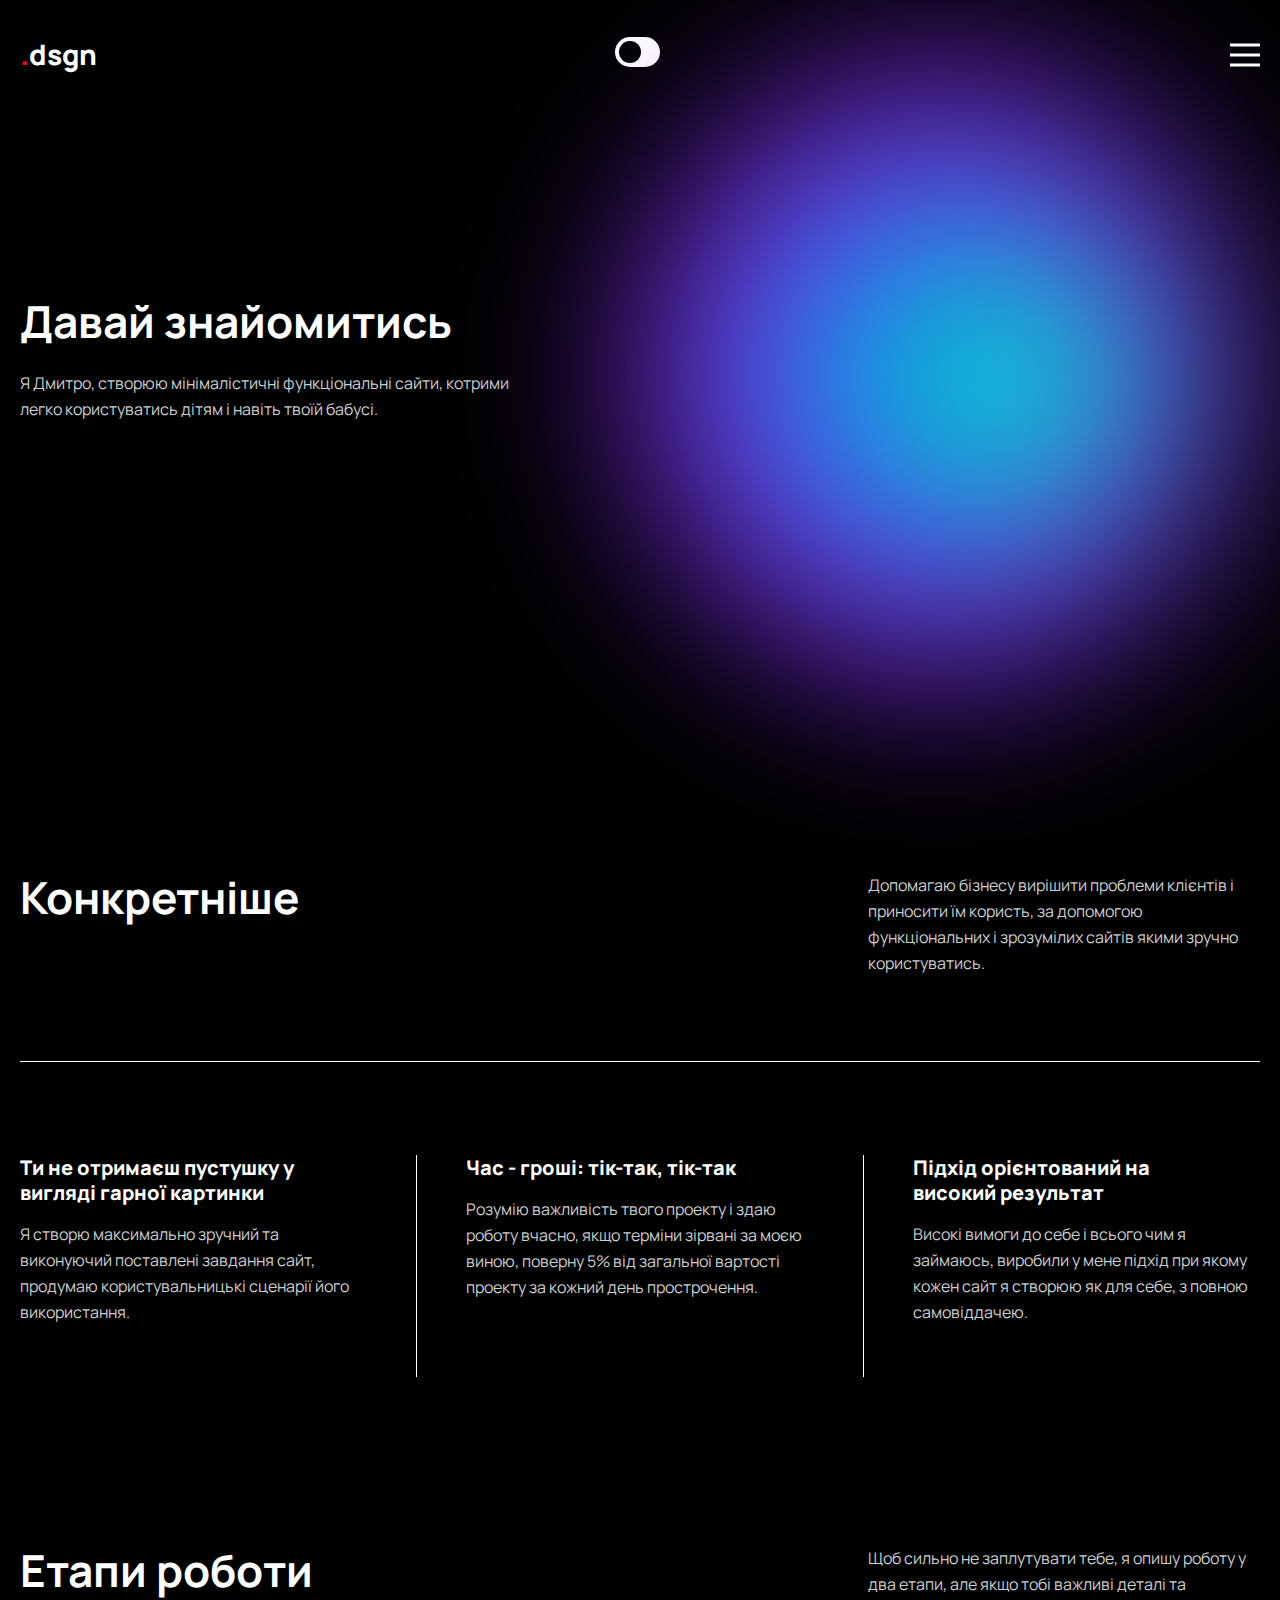
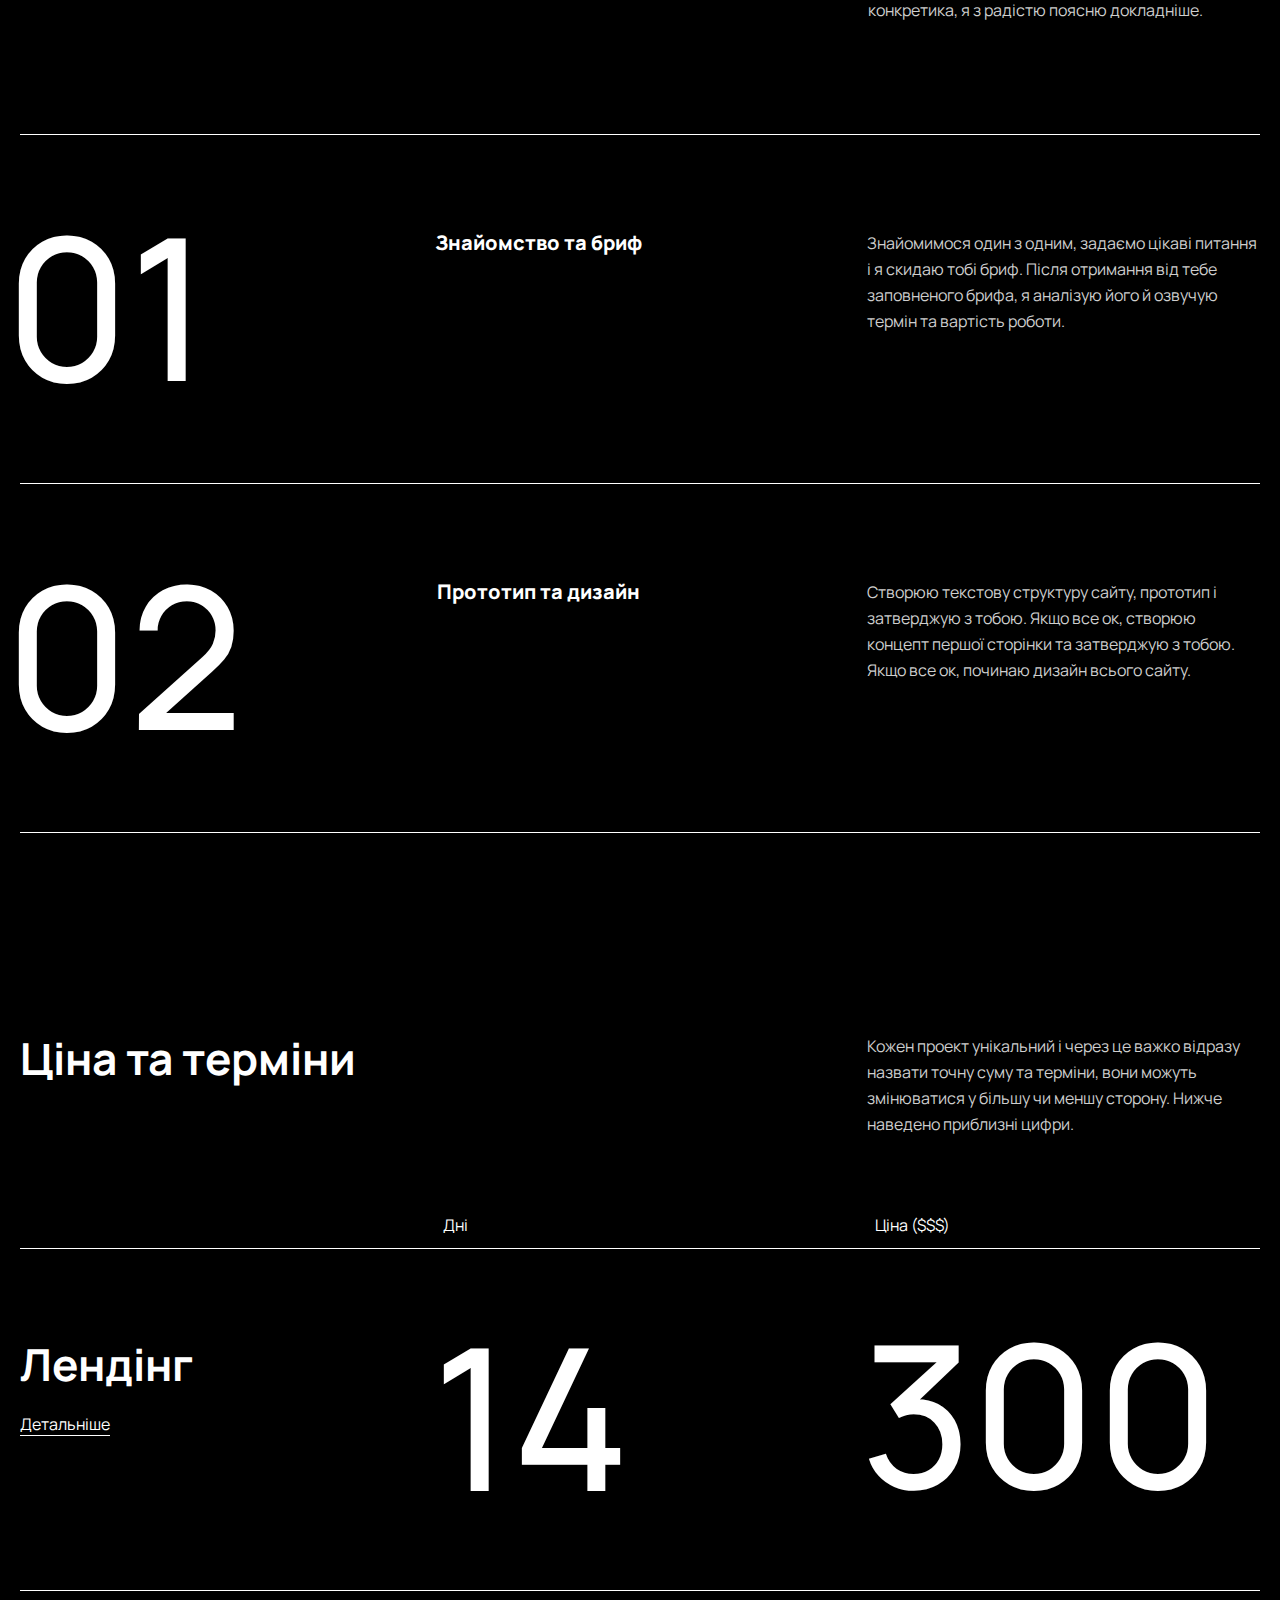
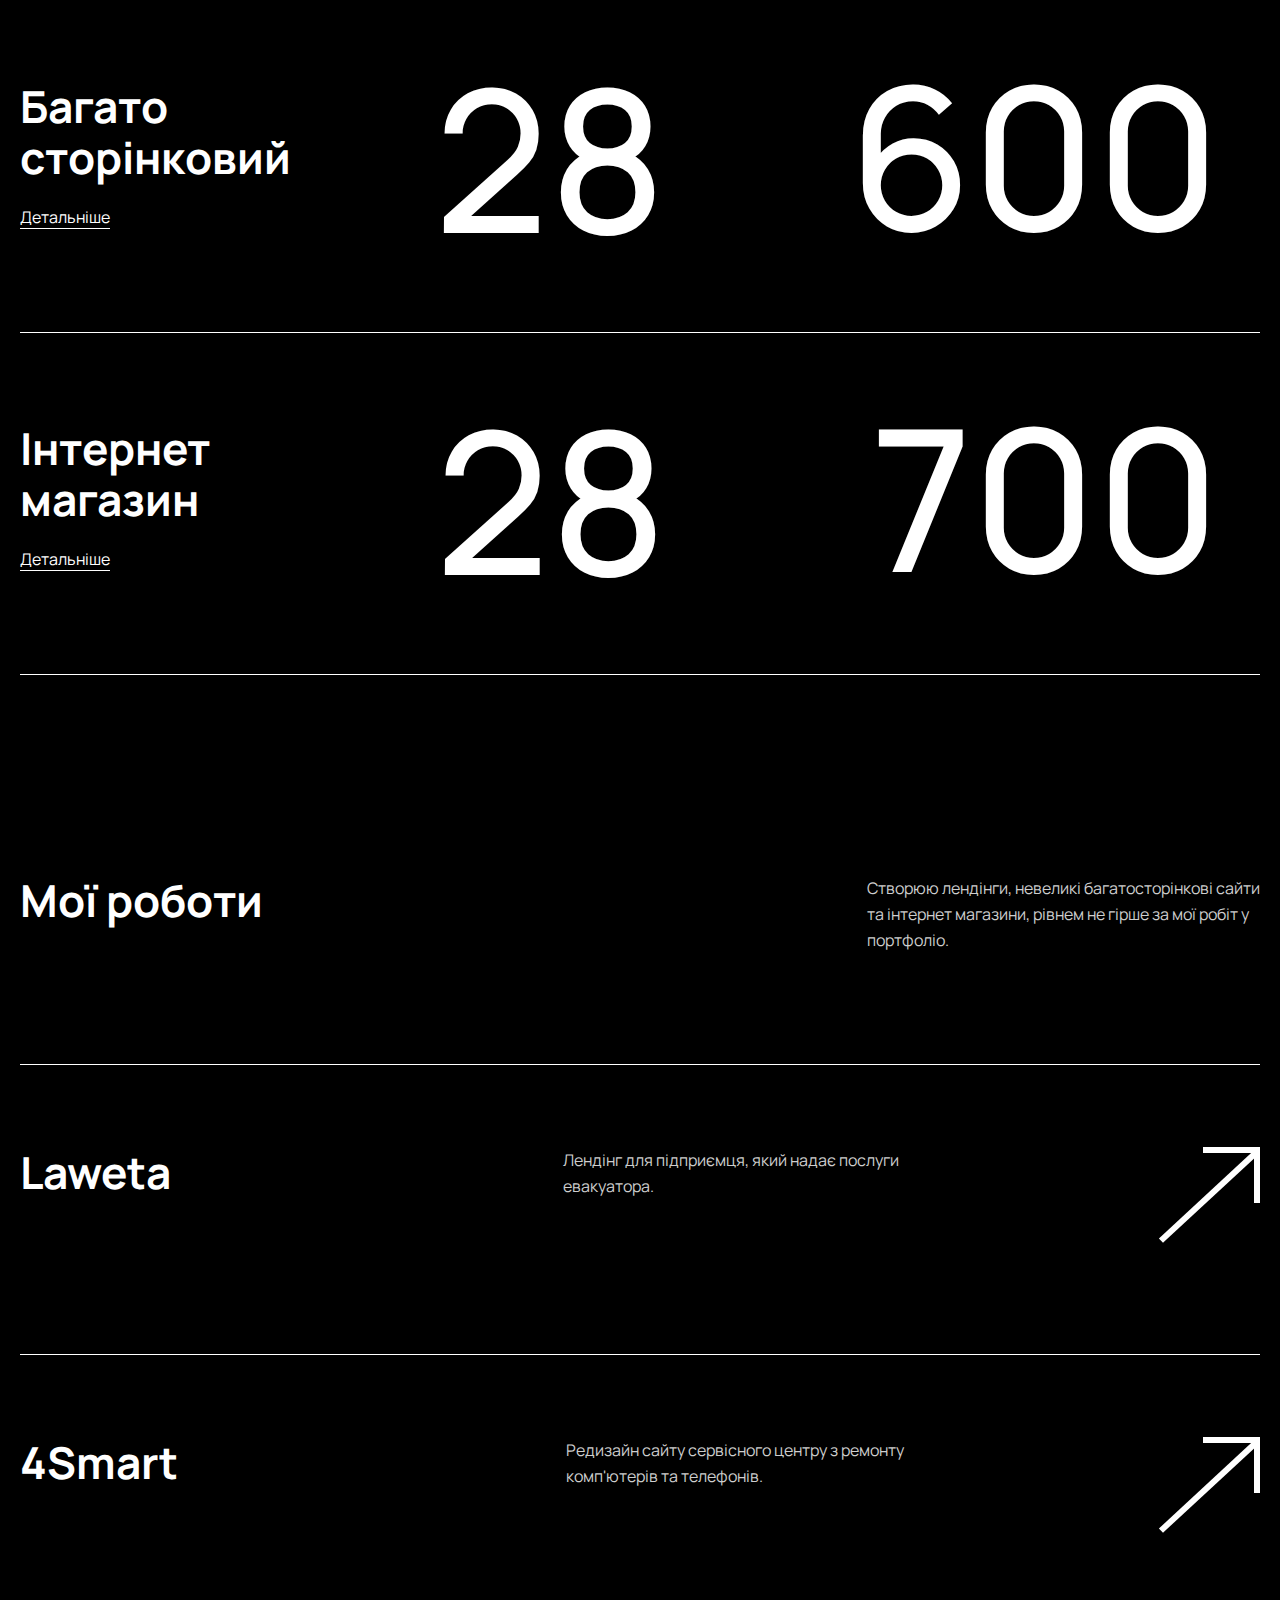
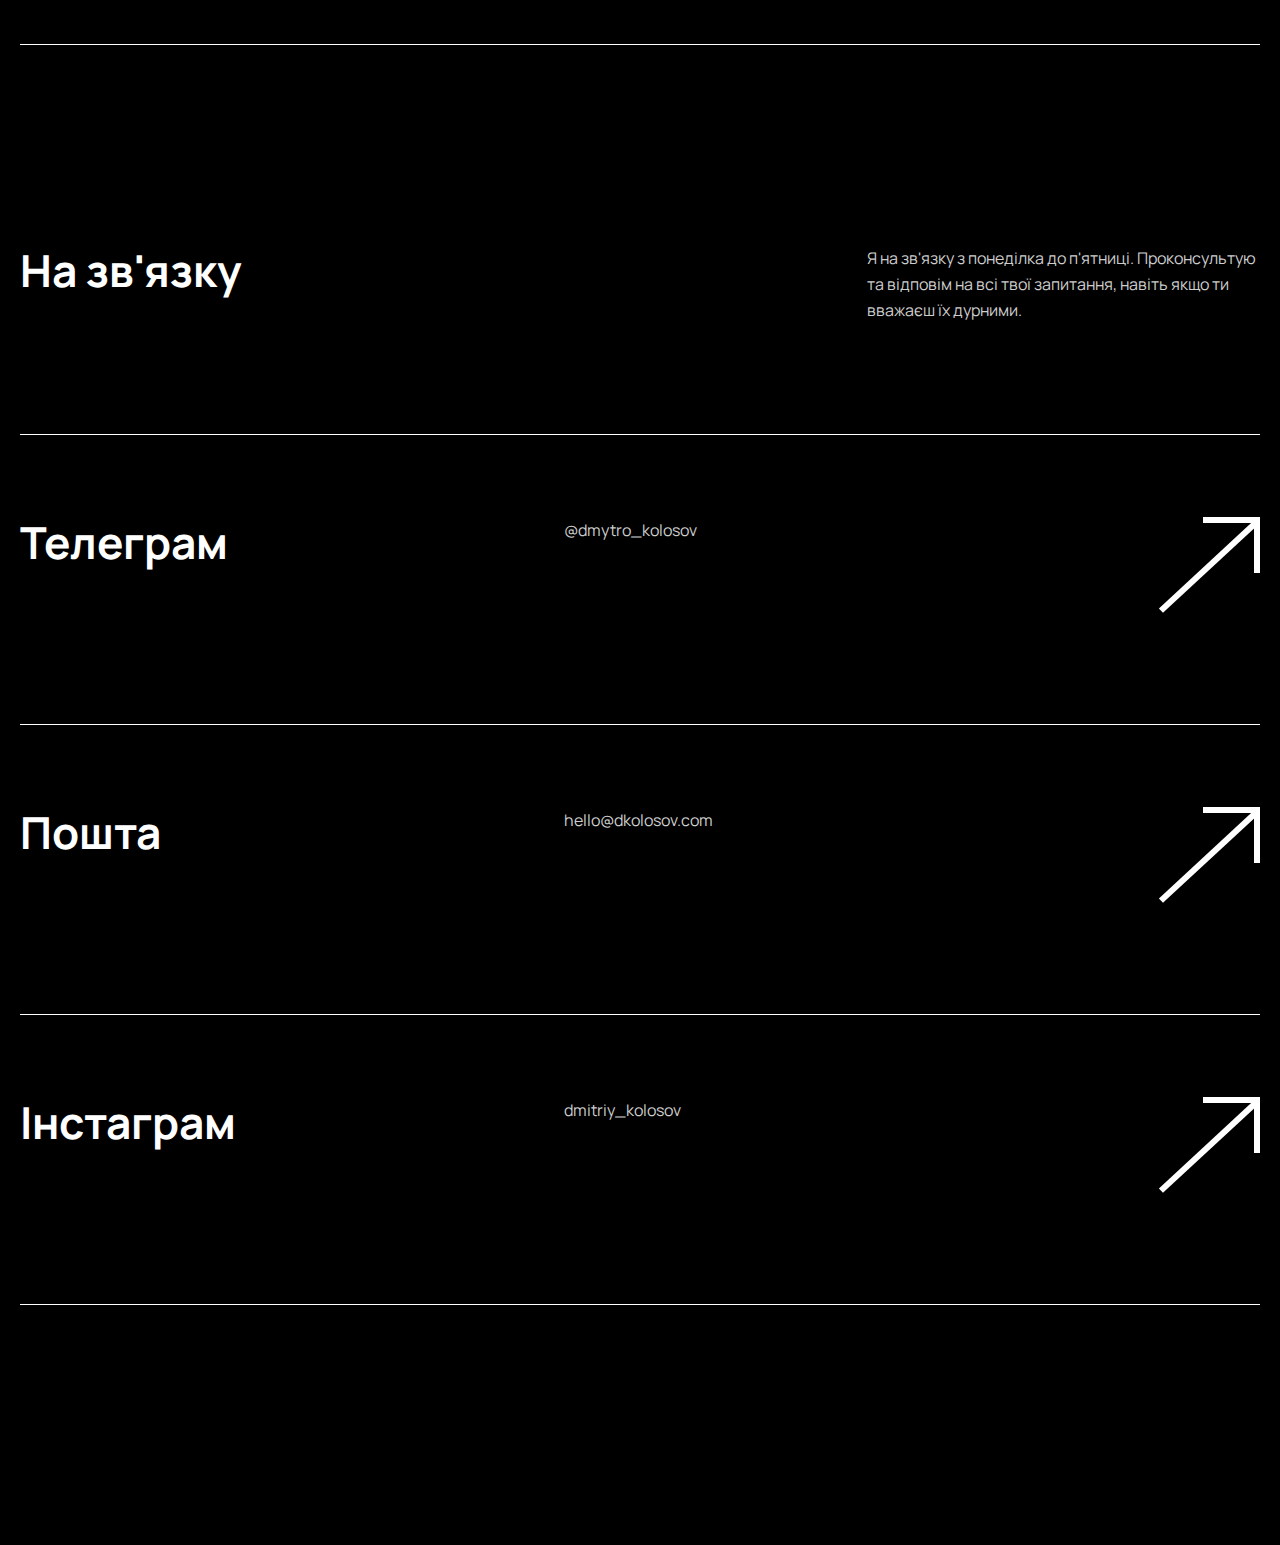
<file: index.html>
<!DOCTYPE html>
<html lang="en">

<head>
    <meta charset="UTF-8">
    <meta name="viewport"
          content="width=device-width, initial-scale=1.0">
    <link href="https://fonts.googleapis.com/css2?family=Manrope:wght@400;500;700;800&display=swap"
          rel="stylesheet">
    <link rel="stylesheet"
          href="css/main.css">
    <title>.dsgn</title <link rel="apple-touch-icon" sizes="180x180" href="img/favicon/apple-touch-icon.png">
    <link rel="icon"
          type="image/png"
          sizes="32x32"
          href="img/favicon/favicon-32x32.png">
    <link rel="icon"
          type="image/png"
          sizes="16x16"
          href="img/favicon/favicon-16x16.png">
    <link rel="manifest"
          href="img/favicon/site.webmanifest">
    <link rel="mask-icon"
          href="img/favicon/safari-pinned-tab.svg"
          color="#5bbad5">
    <link rel="shortcut icon"
          href="img/favicon/favicon.ico">
    <meta name="msapplication-TileColor"
          content="#2b5797">
    <meta name="msapplication-config"
          content="img/favicon/browserconfig.xml">
    <meta name="theme-color"
          content="#ffffff">
</head>

<body>
    <main class="main-element main-theme">
        <div class="container">
            <header class="header">
                <div class="header__logo">
                    <span>.</span>
                    <p>dsgn</p>
                </div>
                <div class="header__toggle toggles">
                    <input type="checkbox"
                           class="switch"
                           id="checkbox-1">
                    <label for="checkbox-1"></label>
                </div>
                <div class="burger__menu">
                    <a href="#"
                       class="burger__menu-button">
                        <span class="burger__menu-lines"></span>
                    </a>
                    <div class="burger__menu-wrapper">
                        <nav class="burger__menu-nav">
                            <a href="#section_1"
                               class="burger__menu-link">Переваги</a>
                            <a href="#section_2"
                               class="burger__menu-link">Етапи праці</a>
                            <a href="#section_3"
                               class="burger__menu-link">Ціна та строки</a>
                            <a href="#section_4"
                               class="burger__menu-link">Мої роботи</a>
                            <a href="#section_5"
                               class="burger__menu-link">Контакти</a>
                        </nav>
                    </div>
                </div>
            </header><!-- ./Header -->
            <section class="intro">
                <div class="intro__wrapper">
                    <h2 class="intro__header">Давай знайомитись</h2>
                    <p class="intro__text">
                        Я Дмитро, створюю мінімалістичні функціональні сайти, котрими легко користуватись дітям і навіть
                        твоїй бабусі.
                    </p>
                </div>
                <div class="intro__ellipse">
                    <div class="intro__ellipse-one">
                    </div>
                </div>
            </section><!-- ./Intro -->
            <section id="section_1"
                     class="concretely">
                <div class="concretely__wrapper underline">
                    <div class="concretely__title">
                        <h2>Конкретніше</h2>
                    </div>
                    <div class="concretely__text">
                        <p>
                            Допомагаю бізнесу вирішити проблеми клієнтів і приносити їм користь, за допомогою
                            функціональних і зрозумілих сайтів якими зручно користуватись.
                        </p>
                    </div>
                </div><!-- ./concretely__wrapper -->
                <div class="concretely__cards">
                    <div class="concretely__card">
                        <div class="concretely__header">
                            <h3>
                                Ти не отримаєш пустушку у вигляді гарної картинки
                            </h3>
                        </div>
                        <div class="concretely__text">
                            <p>
                                Я створю максимально зручний та виконуючий поставлені завдання
                                сайт, продумаю користувальницькі сценарії його використання.
                            </p>
                        </div>
                    </div><!-- ./concretely__card -->
                    <div class="concretely__line"></div>
                    <div class="concretely__card">
                        <div class="concretely__header">
                            <h3>
                                Час - гроші: тік-так, тік-так
                            </h3>
                        </div>
                        <div class="concretely__text">
                            <p>
                                Розумію важливість твого проекту і здаю роботу вчасно, якщо терміни зірвані за моєю
                                виною, поверну
                                5% від загальної вартості проекту за кожний день прострочення.</p>
                        </div>
                    </div><!-- ./concretely__card -->
                    <div class="concretely__line"></div>
                    <div class="concretely__card">
                        <div class="concretely__header">
                            <h3>
                                Підхід орієнтований на високий результат
                            </h3>
                        </div>
                        <div class="concretely__text">
                            <p>
                                Високі вимоги до себе і всього чим я займаюсь, виробили у мене підхід при якому
                                кожен сайт я створюю як для себе, з повною самовіддачею.
                            </p>
                        </div>
                    </div><!-- ./concretely__card -->
                </div>
            </section><!-- ./concretely -->
            <section id="section_2"
                     class="plan">
                <div class="plan__wrapper">
                    <div class="plan__title">
                        <h2>Етапи роботи</h2>
                    </div>
                    <div class="plan__text">
                        <p>
                            Щоб сильно не заплутувати тебе, я опишу роботу у два етапи,
                            але якщо тобі важливі деталі та конкретика, я з радістю поясню докладніше.</p>
                    </div>
                </div><!-- ./plan__wrapper -->
                <div class="plan__cards-wrapper">
                    <div class="plan__card">
                        <div class="plan__card-num">
                            <p>01</p>
                        </div>
                        <div class="plan__card-title">
                            <h4>Знайомство та бриф</h4>
                        </div>
                        <div class="plan__card-text">
                            <p>Знайомимося один з одним, задаємо цікаві
                                питання і я скидаю тобі бриф. Після отримання від тебе заповненого брифа, я аналізую
                                його й озвучую термін та вартість роботи.</p>
                        </div>
                    </div>
                    <div class="plan__card">
                        <div class="plan__card-num">
                            <p>02</p>
                        </div>
                        <div class="plan__card-title">
                            <h4>Прототип та дизайн</h4>
                        </div>
                        <div class="plan__card-text">
                            <p>Створюю текстову структуру сайту, прототип і затверджую з тобою. Якщо все ок, створюю
                                концепт першої сторінки та затверджую з тобою. Якщо все
                                ок, починаю дизайн всього сайту.</p>
                        </div>
                    </div>
                </div><!-- ./plan__cards-wrapper -->
            </section><!-- ./plan -->
            <section id="section_3"
                     class="price">
                <div class="price__wrapper">
                    <div class="price__title">
                        <h2>Ціна та терміни</h2>
                    </div>
                    <div class="price__text">
                        <p>Кожен проект унікальний і через це важко відразу назвати точну суму та терміни, вони можуть
                            змінюватися у більшу чи меншу сторону.
                            Нижче наведено приблизні цифри.</p>
                    </div>
                </div><!-- /.price__wrapper -->
                <div class="price__cost-wrapper">
                    <p class="price__cost-day">Дні</p>
                    <p class="price__cost-value">Ціна ($$$)</p>
                </div><!-- ./price__cost-wrapper -->
                <div class="price__cards-wrapper">
                    <div class="price__card">
                        <div class="price__card-variety variety__first">
                            <p>Лендінг</p>
                            <div class="collapse"
                                 id="collapseTop">
                                <div class="price__card-about">
                                    Односторінковий сайт для продажу
                                    одного товару, послуги або промо-
                                    акції. Складається із 4-8 блоків.
                                </div>
                            </div>
                            <a class="price__card-link"
                               data-toggle="collapse"
                               data-target="#collapseTop"
                               aria-expanded="false"
                               aria-controls="collapseTop">
                                Детальніше
                            </a>
                        </div>
                        <div class="price__card-days">
                            <p class="price__card-days-first">14</p>
                        </div>
                        <div class="price__card-cost">
                            <p>300</p>
                        </div>
                        <div class="price__card-modal">
                            <a class="price__card-modal-link land__modal">Детальніше</a>
                        </div>
                    </div>
                </div><!-- ./price__cards-wrapper -->
                <div class="price__cards-wrapper">
                    <div class="price__card">
                        <div class="price__card-variety variety__first">
                            <p>Багато
                                сторінковий</p>
                            <div class="collapse"
                                 id="collapseToptwo">
                                <div class="price__card-about">
                                    Для інформації про компанію, її послуги, товари та кейси. Складається із структури
                                    різної складності.
                                </div>
                            </div>
                            <a class="price__card-link"
                               data-toggle="collapse"
                               data-target="#collapseToptwo"
                               aria-expanded="false"
                               aria-controls="collapseToptwo">
                                Детальніше
                            </a>
                        </div>
                        <div class="price__card-days price__card-days-an">
                            <p>28</p>
                        </div>
                        <div class="price__card-cost">
                            <p>600</p>
                        </div>
                        <div class="price__card-modal">
                            <a class="price__card-modal-link multi__modal">Детальніше</a>
                        </div>
                    </div>
                </div><!-- ./price__cards-wrapper -->
                <div class="price__cards-wrapper">
                    <div class="price__card">
                        <div class="price__card-variety variety__first">
                            <p>Інтернет магазин</p>
                            <div class="collapse"
                                 id="collapseTopthree">
                                <div class="price__card-about">
                                    Для продажу товарів та послуг компанії, з модулями доставки, оплати та особистим
                                    кабінетом.
                                </div>
                            </div>

                            <a class="price__card-link"
                               data-toggle="collapse"
                               data-target="#collapseTopthree"
                               aria-expanded="false"
                               aria-controls="collapseTopthree">
                                Детальніше
                            </a>
                        </div>
                        <div class="price__card-days price__card-days-at">
                            <p>28</p>
                        </div>
                        <div class="price__card-cost">
                            <p>700</p>
                        </div>
                        <div class="price__card-modal">
                            <a class="price__card-modal-link store__modal">Детальніше</a>
                        </div>
                    </div>
                </div><!-- ./price__cards-wrapper -->
            </section><!-- ./price -->
            <section id="section_4"
                     class="mywork">
                <div class="mywork__wrapper">
                    <div class="mywork__title">
                        <h2>Мої роботи</h2>
                    </div>
                    <div class="mywork_text">
                        <p>Створюю лендінги, невеликі багатосторінкові сайти та інтернет магазини, рівнем не гірше за
                            мої
                            робіт у портфоліо.</p>
                    </div>
                </div><!-- ./mywork__wrapper -->
                <!--  <img src="img/cursor/laweta.png" width="30%" id="laweta" alt="laweta"> -->
                <div class="mywork__card">
                    <div class="mywork__card-name laweta">
                        <h3>Laweta</h3>
                    </div>
                    <div class="mywork__card-description">
                        <p>Лендінг для підприємця, який надає послуги евакуатора.</p>
                    </div>
                    <div class="mywork__card-icon">
                        <a href="http://www.laweta.dp.ua"
                           id="laweta__link"
                           class="mywork__card-link"
                           target="_blank"
                           title="laweta.dp.ua">
                            <svg width="102"
                                 height="97"
                                 viewBox="0 0 102 97"
                                 fill="none"
                                 xmlns="http://www.w3.org/2000/svg">
                                <line x1="2.94459"
                                      y1="93.5877"
                                      x2="97.5954"
                                      y2="5.93367"
                                      stroke="white"
                                      stroke-width="6" />
                                <line x1="99"
                                      y1="1.31134e-07"
                                      x2="99"
                                      y2="56"
                                      stroke="white"
                                      stroke-width="6" />
                                <line x1="101"
                                      y1="3"
                                      x2="45"
                                      y2="2.99999"
                                      stroke="white"
                                      stroke-width="6" />
                            </svg>
                        </a>
                    </div>
                    <div class="mywork__card-links">
                        <a class="links"
                           href="http://www.laweta.dp.ua"
                           target="_blank">Подивитись</a>
                    </div>
                </div>
                <div class="mywork__card">
                    <div class="mywork__card-name 4smart">
                        <h3>4Smart</h3>
                    </div>
                    <div class="mywork__card-description">
                        <p>Редизайн сайту сервісного центру з ремонту комп'ютерів та телефонів.</p>
                    </div>
                    <div class="mywork__card-icon">
                        <a href="http://4smart.in.ua"
                           id="4smart__link"
                           class="mywork__card-link"
                           target="_blank"
                           title="4smart.in.ua"
                           target="_blank">
                            <svg width="102"
                                 height="97"
                                 viewBox="0 0 102 97"
                                 fill="none"
                                 xmlns="http://www.w3.org/2000/svg">
                                <line x1="2.94459"
                                      y1="93.5877"
                                      x2="97.5954"
                                      y2="5.93367"
                                      stroke="white"
                                      stroke-width="6" />
                                <line x1="99"
                                      y1="1.31134e-07"
                                      x2="99"
                                      y2="56"
                                      stroke="white"
                                      stroke-width="6" />
                                <line x1="101"
                                      y1="3"
                                      x2="45"
                                      y2="2.99999"
                                      stroke="white"
                                      stroke-width="6" />
                            </svg>
                        </a>
                    </div>
                    <div class="mywork__card-links"><a class="links"
                           href="http://4smart.in.ua"
                           target="_blank">Подивитись</a></div>
                </div>

            </section><!-- ./mywork -->
            <section id="section_5"
                     class="contact">
                <div class="contact__wrapper">
                    <div class="contact__title">
                        <h2>На зв'язку</h2>
                    </div>
                    <div class="contact__text">
                        <p>Я на зв'язку з понеділка до п'ятниці. Проконсультую та відповім на всі твої запитання, навіть
                            якщо
                            ти вважаєш їх дурними.</p>
                    </div>
                </div><!-- ./contact__wrapper -->
                <div class="contact__cards">
                    <div class="contact__card">
                        <div class="contact__card-social">
                            <h3>Телеграм</h3>
                        </div>
                        <div class="contact__card-links">
                            <p>@dmytro_kolosov</p>
                        </div>
                        <div class="contact__card-icon">
                            <a href="tg://resolve?domain=@dmytro_kolosov"
                               target="_blank"
                               class="contact__card-link">
                                <picture>
                                    <svg width="102"
                                         height="97"
                                         viewBox="0 0 102 97"
                                         fill="none"
                                         xmlns="http://www.w3.org/2000/svg">
                                        <line x1="2.94459"
                                              y1="93.5877"
                                              x2="97.5954"
                                              y2="5.93367"
                                              stroke="white"
                                              stroke-width="6" />
                                        <line x1="99"
                                              y1="1.31134e-07"
                                              x2="99"
                                              y2="56"
                                              stroke="white"
                                              stroke-width="6" />
                                        <line x1="101"
                                              y1="3"
                                              x2="45"
                                              y2="2.99999"
                                              stroke="white"
                                              stroke-width="6" />
                                    </svg>
                                </picture>
                            </a><!-- ./contact__card-link -->
                        </div>
                        <div class="contact__card-send">
                            <a class="links"
                               href="tg://resolve?domain=@dmytro_kolosov"
                               target="_blank">Написати</a>
                        </div>
                    </div>

                    <div class="contact__card">
                        <div class="contact__card-social">
                            <h3>Пошта</h3>
                        </div>
                        <div class="contact__card-links">
                            <p>hello@dkolosov.com</p>
                        </div>
                        <div class="contact__card-icon">
                            <a href="mailto:hello@dkolosov.com?subject=Дизайн сайта"
                               class="contact__card-link">
                                <picture>
                                    <svg width="102"
                                         height="97"
                                         viewBox="0 0 102 97"
                                         fill="none"
                                         xmlns="http://www.w3.org/2000/svg">
                                        <line x1="2.94459"
                                              y1="93.5877"
                                              x2="97.5954"
                                              y2="5.93367"
                                              stroke="white"
                                              stroke-width="6" />
                                        <line x1="99"
                                              y1="1.31134e-07"
                                              x2="99"
                                              y2="56"
                                              stroke="white"
                                              stroke-width="6" />
                                        <line x1="101"
                                              y1="3"
                                              x2="45"
                                              y2="2.99999"
                                              stroke="white"
                                              stroke-width="6" />
                                    </svg>
                                </picture>
                            </a>
                        </div>
                        <div class="contact__card-send">
                            <a class="links"
                               href="mailto:hello@dkolosov.com?subject=Дизайн сайта"
                               target="_blank">Написати</a>
                        </div>
                    </div>

                    <div class="contact__card">
                        <div class="contact__card-social">
                            <h3>Інстаграм</h3>
                        </div>
                        <div class="contact__card-links">
                            <p>dmitriy_kolosov</p>
                        </div>
                        <div class="contact__card-icon">
                            <a href="https://instagram.com/dmitriy_kolosov"
                               target="_blank class="
                               contact__card-link">
                                <picture>
                                    <svg width="102"
                                         height="97"
                                         viewBox="0 0 102 97"
                                         fill="none"
                                         xmlns="http://www.w3.org/2000/svg">
                                        <line x1="2.94459"
                                              y1="93.5877"
                                              x2="97.5954"
                                              y2="5.93367"
                                              stroke="white"
                                              stroke-width="6" />
                                        <line x1="99"
                                              y1="1.31134e-07"
                                              x2="99"
                                              y2="56"
                                              stroke="white"
                                              stroke-width="6" />
                                        <line x1="101"
                                              y1="3"
                                              x2="45"
                                              y2="2.99999"
                                              stroke="white"
                                              stroke-width="6" />
                                    </svg>
                                </picture>
                            </a><!-- ./contact__card-link -->
                        </div>
                        <div class="contact__card-send">
                            <a class="links"
                               href="https://instagram.com/dmitriy_kolosov"
                               target="_blank">Подивитись</a>
                        </div>
                    </div>
                </div><!-- ./contact__cards -->
            </section><!-- ./contact -->
        </div><!-- ./container -->
        <div id="uparrow"
             class="uparrow">
            <svg width="80"
                 height="40"
                 viewBox="0 0 80 40"
                 fill="none"
                 xmlns="http://www.w3.org/2000/svg">
                <rect x="0.5"
                      y="0.5"
                      width="79"
                      height="39"
                      rx="9.5"
                      stroke="white" />
                <path d="M39.5 11V29M39.5 11L45 16.2105M39.5 11L34 16.2105"
                      stroke="white" />
            </svg>
        </div><!-- ./uparrow -->
        <!-- Modal window landing -->
        <div class="modal__land">
            <h3 class="modal__title">Лендінг</h3>
            <p class="modal__text">Односторінковий сайт для продажу одного товару, послуги чи промо-акції. Складається з
                4-8
                блоків.</p>
            <div class="modal__close">
                <picture>
                    <svg width="24"
                         height="24"
                         viewBox="0 0 24 24"
                         fill="none"
                         xmlns="http://www.w3.org/2000/svg">
                        <rect x="2.12134"
                              width="30"
                              height="3"
                              transform="rotate(45 2.12134 0)"
                              fill="white" />
                        <rect y="21.2133"
                              width="30"
                              height="3"
                              transform="rotate(-45 0 21.2133)"
                              fill="white" />
                    </svg>
                </picture>
            </div>

        </div>
        <!-- ./Modal window -->
        <!-- Modal window Multi -->
        <div class="modal__multi">
            <h3 class="modal__title">Багатосторінковий</h3>
            <p class="modal__text">Для інформації про компанію, її послуги, товари та кейси. Складається із структури
                різної складності.</p>
            <div class="modal__closem">
                <picture>
                    <svg width="24"
                         height="24"
                         viewBox="0 0 24 24"
                         fill="none"
                         xmlns="http://www.w3.org/2000/svg">
                        <rect x="2.12134"
                              width="30"
                              height="3"
                              transform="rotate(45 2.12134 0)"
                              fill="white" />
                        <rect y="21.2133"
                              width="30"
                              height="3"
                              transform="rotate(-45 0 21.2133)"
                              fill="white" />
                    </svg>
                </picture>
            </div>

        </div>
        <!-- ./Modal window -->
        <!-- Modal window store -->
        <div class="modal__store">
            <h3 class="modal__title">Інтернет магазин</h3>
            <p class="modal__text">Для продажу товарів та послуг компанії, з модулями доставки, оплати та особистим
                кабінетом.
            </p>
            <div class="modal__closes">
                <picture>
                    <svg width="24"
                         height="24"
                         viewBox="0 0 24 24"
                         fill="none"
                         xmlns="http://www.w3.org/2000/svg">
                        <rect x="2.12134"
                              width="30"
                              height="3"
                              transform="rotate(45 2.12134 0)"
                              fill="white" />
                        <rect y="21.2133"
                              width="30"
                              height="3"
                              transform="rotate(-45 0 21.2133)"
                              fill="white" />
                    </svg>
                </picture>
            </div>

        </div>
        <!-- ./Modal window -->
    </main>

    <script src="/js/jquery-3.5.1.min.js"></script>
    <script src="js/bootstrap.min.js"></script>
    <script src="/js/main.js"></script>
    <script>
        $(window).scroll(function () {
            if ($(this).scrollTop() > 4000) {
                if ($("#uparrow").is(":hidden")) {
                    $("#uparrow")
                        .css({
                            opacity: 1
                        })
                        .fadeIn("slow");
                }
            } else {
                $("#uparrow")
                    .stop(true, false)
                    .fadeOut("fast");
            }
        });
        $("#uparrow").click(function () {
            $("html, body")
                .stop()
                .animate({
                    scrollTop: 0
                }, 20);
        });
    </script><!-- upbutton-->
    <script>
        $('.price__card-link').click(function () {
            if (!$(this).data('status')) {
                $(this).html('Закрити');
                $(this).data('status', true);
            } else {
                $(this).html('Детальніше');
                $(this).data('status', false);
            }
        });
    </script><!-- collapse -->
    <script>
        const modal = document.querySelector('.modal__land');
        const modalM = document.querySelector('.modal__multi');
        const modalS = document.querySelector('.modal__store');
        const btnOpen = document.querySelector('.land__modal');
        const btnOpenM = document.querySelector('.multi__modal');
        const btnOpenS = document.querySelector('.store__modal');
        const btnClose = document.querySelector('.modal__close');
        const btnCloseM = document.querySelector('.modal__closem');
        const btnCloseS = document.querySelector('.modal__closes');

        // overlay
        const overlay = document.createElement('div')
        overlay.classList.add('overlay');
        document.body.insertAdjacentElement("beforeend", overlay);
        // openModal
        const openMenu = () => {
            modal.classList.add('modal__land-show');
            overlay.classList.add('active')
        };
        const openMenuM = () => {
            modalM.classList.add('modal__multi-show');
            overlay.classList.add('active')
        };
        const openMenuS = () => {
            modalS.classList.add('modal__store-show');
            overlay.classList.add('active')
        };
        // closeModal
        const closeMenu = () => {
            modal.classList.remove('modal__land-show');
            modalM.classList.remove('modal__multi-show');
            modalS.classList.remove('modal__store-show');
            overlay.classList.remove('active')
        };
        btnOpen.addEventListener('click', openMenu);
        btnOpenM.addEventListener('click', openMenuM);
        btnOpenS.addEventListener('click', openMenuS);
        btnClose.addEventListener('click', closeMenu);
        btnCloseM.addEventListener('click', closeMenu);
        btnCloseS.addEventListener('click', closeMenu);
        overlay.addEventListener('click', closeMenu);
    </script> <!-- modal mobile window -->
</body>

</html>
</file>
<file: css/main.css>
@charset "UTF-8";
.main-theme {
  --font-color: #cecece;
  --bg-color: #000000;
  --heading-color: #ffffff;
  --logo-bg-color: #ff0000;
  --invers-color: #000000;
}

.main-theme-active {
  --font-color: #3a3a3a;
  --bg-color: #ffffff;
  --heading-color: #000000;
  --logo-bg-color: #ff0000;
  --invers-color: #ffffff;
}

.main-element {
  width: 100%;
  height: 100%;
  min-height: 100vh;
  background: var(--bg-color);
  color: var(--font-color);
  font-family: 'Manrope';
  font-style: normal;
  font-weight: normal;
  font-size: 22px;
  line-height: 35px;
  -webkit-transition: 0.3s linear;
  -o-transition: 0.3s linear;
  transition: 0.3s linear;
}

* {
  padding: 0px 0px 0px 0px;
  margin: 0px 0px 0px 0px;
  border: 0;
}

*,
*::before,
*::after {
  -webkit-box-sizing: border-box;
  box-sizing: border-box;
}

html {
  font-size: 10px;
  scroll-behavior: smooth;
}

body {
  margin: 0;
  font-family: 'Manrope', sans-serif;
  font-weight: 400;
}

nav,
footer,
header,
aside {
  display: block;
}

a,
a:visited {
  text-decoration: none;
}

a:hover {
  text-decoration: none;
}

ul li {
  list-style: none;
}

button {
  cursor: pointer;
}

button:focus,
input:focus,
a:focus,
textarea:focus {
  outline: none;
}

h1,
h2,
h3,
h4,
h5,
h6 {
  margin: 0;
}

p {
  margin: 0;
}

.header__toggle {
  margin: 0px 0px 0px -47px;
  z-index: 1;
}

input[type='checkbox'].switch {
  position: absolute;
  margin: 16px 0 0 16px;
}

input[type='checkbox'].switch + label {
  position: relative;
  padding: 0px 0 0 50px;
  width: 45px;
  height: 30px;
  z-index: 41;
}

input[type='checkbox'].switch + label::before {
  content: '';
  position: absolute;
  display: block;
  left: 0;
  top: 0;
  width: 45px;
  /* x*5 */
  height: 30px;
  /* x*3 */
  border-radius: 20px;
  /* x*2 */
  background-color: var(--heading-color);
  -webkit-transition: all 0.3s;
  -o-transition: all 0.3s;
  transition: all 0.3s;
}

input[type='checkbox'].switch + label::after {
  content: '';
  position: absolute;
  display: block;
  left: 4px;
  top: 4px;
  width: 22px;
  /* x*3 */
  height: 22px;
  /* x*3 */
  border-radius: 50%;
  /* x*2 */
  background: var(--bg-color);
  border: none;
  -webkit-transition: all 0.3s;
  -o-transition: all 0.3s;
  transition: all 0.3s;
}

input[type='checkbox'].switch:checked + label::after {
  margin-left: 15px;
}

input[type='checkbox'].switch:checked + label::before {
  background: var(--heading-color);
}

@media (min-width: 1900px) {
  input[type='checkbox'].switch {
    position: absolute;
    margin: 16px 0 0 16px;
  }
  input[type='checkbox'].switch + label {
    position: relative;
    padding: 5px 0 0 50px;
    line-height: 2.1em;
    width: 60px;
    height: 40px;
    z-index: 41;
  }
  input[type='checkbox'].switch + label::before {
    content: '';
    position: absolute;
    display: block;
    left: 0;
    top: 0;
    width: 60px;
    /* x*5 */
    height: 40px;
    /* x*3 */
    border-radius: 20px;
    /* x*2 */
    background-color: var(--heading-color);
    -webkit-transition: all 0.3s;
    -o-transition: all 0.3s;
    transition: all 0.3s;
  }
  input[type='checkbox'].switch + label::after {
    content: '';
    position: absolute;
    display: block;
    left: 5px;
    top: 5px;
    width: 30px;
    /* x*3 */
    height: 30px;
    /* x*3 */
    border-radius: 50%;
    /* x*2 */
    background: var(--bg-color);
    border: none;
    -webkit-transition: all 0.3s;
    -o-transition: all 0.3s;
    transition: all 0.3s;
  }
  input[type='checkbox'].switch:checked + label::after {
    margin-left: 20px;
  }
  input[type='checkbox'].switch:checked + label::before {
    background: var(--heading-color);
  }
}
@media (max-width: 576px) {
  .header__toggle {
    margin: 3px 0px 0px -15px;
  }
}
@media only screen and (orientation: landscape) and (max-width: 992px) {
  input[type='checkbox'].switch + label {
    position: relative;
    padding: 0px 0 0 50px;
  }
}
@media only screen and (min-device-width: 768px) and (max-device-width: 1024px) and (orientation: portrait) {
  input[type='checkbox'].switch + label {
    position: relative;
    padding: 0px 0 0 15px;
  }
}
@media only screen and (min-device-width: 768px) and (max-device-width: 1024px) and (orientation: landscape) {
  input[type='checkbox'].switch + label {
    position: relative;
    padding: 0px 0 0 15px;
  }
}
@media (min-width: 1920px) {
  .header__toggle {
    margin: 4px 0px 0px -70px;
    z-index: 1;
  }
}
.container {
  max-width: 1240px;
  margin: 0 auto;
}

.header {
  display: -webkit-box;
  display: -ms-flexbox;
  display: flex;
  -webkit-box-orient: horizontal;
  -webkit-box-direction: normal;
  -ms-flex-direction: row;
  flex-direction: row;
  -webkit-box-pack: justify;
  -ms-flex-pack: justify;
  justify-content: space-between;
  padding: 35px 0px 0px 0px;
}

.header__logo {
  display: -webkit-box;
  display: -ms-flexbox;
  display: flex;
  -webkit-box-orient: horizontal;
  -webkit-box-direction: normal;
  -ms-flex-direction: row;
  flex-direction: row;
  -webkit-box-pack: start;
  -ms-flex-pack: start;
  justify-content: flex-start;
  font-weight: 800;
  font-size: 28px;
  line-height: 38px;
  z-index: 41;
}
.header__logo span {
  display: inline-block;
  font-weight: 800;
  font-size: 28px;
  line-height: 38px;
  color: var(--logo-bg-color);
}
.header__logo p {
  font-weight: 800;
  font-size: 28px;
  line-height: 38px;
  color: var(--heading-color);
}

.burger__menu-active {
  z-index: 1000;
}
.burger__menu-active .burger__menu-lines {
  background-color: transparent;
  -webkit-transition: 0.1s linear;
  -o-transition: 0.1s linear;
  transition: 0.1s linear;
}
.burger__menu-active .burger__menu-lines::before {
  top: 0;
  -webkit-transform: rotate(45deg);
  -ms-transform: rotate(45deg);
  transform: rotate(45deg);
  -webkit-transition: top 0.1s linear, -webkit-transform 0.1s ease-in 0.1s;
  transition: top 0.1s linear, -webkit-transform 0.1s ease-in 0.1s;
  -o-transition: top 0.1s linear, transform 0.1s ease-in 0.1s;
  transition: top 0.1s linear, transform 0.1s ease-in 0.1s;
  transition: top 0.1s linear, transform 0.1s ease-in 0.1s,
    -webkit-transform 0.1s ease-in 0.1s;
}
.burger__menu-active .burger__menu-lines::after {
  top: 0;
  -webkit-transform: rotate(-45deg);
  -ms-transform: rotate(-45deg);
  transform: rotate(-45deg);
  -webkit-transition: top 0.1s linear, -webkit-transform 0.1s ease-in 0.1s;
  transition: top 0.1s linear, -webkit-transform 0.1s ease-in 0.1s;
  -o-transition: top 0.1s linear, transform 0.1s ease-in 0.1s;
  transition: top 0.1s linear, transform 0.1s ease-in 0.1s;
  transition: top 0.1s linear, transform 0.1s ease-in 0.1s,
    -webkit-transform 0.1s ease-in 0.1s;
}
.burger__menu-active .burger__menu-nav {
  opacity: 1;
  z-index: 20;
  margin: 0 auto;
}
.burger__menu-active .burger__menu-overlay {
  display: block;
}
.burger__menu-button {
  position: relative;
  display: block;
  background-color: transparent;
  top: 8px;
  right: 0px;
  z-index: 30;
  width: 30px;
  height: 23px;
}
.burger__menu-lines,
.burger__menu-lines::after,
.burger__menu-lines::before {
  position: absolute;
  width: 30px;
  height: 3px;
  background-color: var(--heading-color);
}
.burger__menu-lines {
  top: 50%;
  left: 50%;
  -webkit-transform: translate(-50%, -50%);
  -ms-transform: translate(-50%, -50%);
  transform: translate(-50%, -50%);
  -webkit-transition: 0.1s linear;
  -o-transition: 0.1s linear;
  transition: 0.1s linear;
}
.burger__menu-lines::before {
  content: '';
  top: -10px;
  -webkit-transition: top 0.1s linear 0.1s, -webkit-transform 0.1s ease-in;
  transition: top 0.1s linear 0.1s, -webkit-transform 0.1s ease-in;
  -o-transition: transform 0.1s ease-in, top 0.1s linear 0.1s;
  transition: transform 0.1s ease-in, top 0.1s linear 0.1s;
  transition: transform 0.1s ease-in, top 0.1s linear 0.1s,
    -webkit-transform 0.1s ease-in;
}
.burger__menu-lines::after {
  content: '';
  top: 10px;
  -webkit-transition: top 0.1s linear 0.1s, -webkit-transform 0.1s ease-in;
  transition: top 0.1s linear 0.1s, -webkit-transform 0.1s ease-in;
  -o-transition: transform 0.1s ease-in, top 0.1s linear 0.1s;
  transition: transform 0.1s ease-in, top 0.1s linear 0.1s;
  transition: transform 0.1s ease-in, top 0.1s linear 0.1s,
    -webkit-transform 0.1s ease-in;
}
.burger__menu-nav {
  text-align: center;
  margin: 0 auto;
  padding: 153px 0px 0px 0px;
  width: 100%;
  position: absolute;
  top: 0;
  left: 0;
  z-index: -1;
  display: -webkit-box;
  display: -ms-flexbox;
  display: flex;
  -webkit-box-orient: vertical;
  -webkit-box-direction: normal;
  -ms-flex-direction: column;
  flex-direction: column;
  height: 100%;
  background-color: var(--bg-color);
  overflow-y: auto;
  opacity: 0;
  -webkit-transition: 0.2s linear;
  -o-transition: 0.2s linear;
  transition: 0.2s linear;
}
.burger__menu-link {
  font-family: 'Manrope';
  font-style: normal;
  font-weight: bold;
  font-size: 44px;
  line-height: 51px;
  color: var(--heading-color);
  margin: 0px 0px 60px 0px;
}
.burger__menu-link::last-child {
  margin: 0px 0px 0px 0px;
}
.burger__menu-overlay {
  display: none;
  position: fixed;
  top: 0;
  left: 0;
  height: 100%;
  width: 100%;
  z-index: 10;
}

@media (min-width: 1920px) {
  .container {
    max-width: 1720px;
  }
  .header__logo {
    display: -webkit-box;
    display: -ms-flexbox;
    display: flex;
    -webkit-box-orient: horizontal;
    -webkit-box-direction: normal;
    -ms-flex-direction: row;
    flex-direction: row;
    -webkit-box-pack: start;
    -ms-flex-pack: start;
    justify-content: flex-start;
    z-index: 41;
  }
  .header__logo span {
    display: inline-block;
    font-weight: 800;
    font-size: 38px;
    line-height: 52px;
    color: var(--logo-bg-color);
  }
  .header__logo p {
    font-weight: 800;
    font-size: 38px;
    line-height: 52px;
    color: var(--heading-color);
  }
  .burger__menu-button {
    top: 10px;
    width: 40px;
    height: 33px;
  }
  .burger__menu-lines::before {
    content: '';
    top: -13px;
    -webkit-transition: top 0.1s linear 0.1s, -webkit-transform 0.1s ease-in;
    transition: top 0.1s linear 0.1s, -webkit-transform 0.1s ease-in;
    -o-transition: transform 0.1s ease-in, top 0.1s linear 0.1s;
    transition: transform 0.1s ease-in, top 0.1s linear 0.1s;
    transition: transform 0.1s ease-in, top 0.1s linear 0.1s,
      -webkit-transform 0.1s ease-in;
  }
  .burger__menu-lines::after {
    content: '';
    top: 13px;
    -webkit-transition: top 0.1s linear 0.1s, -webkit-transform 0.1s ease-in;
    transition: top 0.1s linear 0.1s, -webkit-transform 0.1s ease-in;
    -o-transition: transform 0.1s ease-in, top 0.1s linear 0.1s;
    transition: transform 0.1s ease-in, top 0.1s linear 0.1s;
    transition: transform 0.1s ease-in, top 0.1s linear 0.1s,
      -webkit-transform 0.1s ease-in;
  }
  .burger__menu-lines,
  .burger__menu-lines::after,
  .burger__menu-lines::before {
    position: absolute;
    width: 40px;
    height: 3.91px;
    background-color: var(--heading-color);
  }
  .burger__menu-nav {
    text-align: center;
    margin: 0 auto;
    padding: 153px 0px 0px 0px;
    width: 100%;
    position: absolute;
    top: 0;
    left: 0;
    z-index: -1;
    display: -webkit-box;
    display: -ms-flexbox;
    display: flex;
    -webkit-box-orient: vertical;
    -webkit-box-direction: normal;
    -ms-flex-direction: column;
    flex-direction: column;
    height: 100%;
    background-color: var(--bg-color);
    overflow-y: auto;
    opacity: 0;
    -webkit-transition: 0.2s linear;
    -o-transition: 0.2s linear;
    transition: 0.2s linear;
  }
  .burger__menu-link {
    font-family: 'Manrope';
    font-style: normal;
    font-weight: bold;
    font-size: 58px;
    line-height: 79px;
    color: var(--heading-color);
    margin: 0px 0px 70px 0px;
  }
  .burger__menu-link::last-child {
    margin: 0px 0px 0px 0px;
  }
}
@media (max-width: 576px) {
  .container {
    width: 90%;
  }
}
@media only screen and (orientation: landscape) and (max-width: 992px) {
  .container {
    width: 90%;
  }
}
@media only screen and (min-device-width: 768px) and (max-device-width: 1024px) and (orientation: portrait) and (-webkit-min-device-pixel-ratio: 1) {
  .container {
    width: 644px;
  }
}
@media only screen and (min-device-width: 868px) and (max-device-width: 1024px) and (orientation: landscape) and (-webkit-min-device-pixel-ratio: 1) {
  .container {
    width: 900px;
  }
}
@media only screen and (min-device-width: 1024px) and (max-device-width: 1366px) and (orientation: portrait) {
  .container {
    width: 900px;
  }
}
.intro {
  display: -webkit-box;
  display: -ms-flexbox;
  display: flex;
  -webkit-box-pack: justify;
  -ms-flex-pack: justify;
  justify-content: space-between;
}
.intro__wrapper {
  -ms-flex-preferred-size: 50%;
  flex-basis: 50%;
  max-width: 490px;
  margin: 223px 0px 0px 0px;
  overflow: hidden;
}
.intro__header {
  margin: 0px 0px 23px 0px;
  font-family: 'Manrope';
  font-style: normal;
  font-weight: bold;
  font-size: 44px;
  line-height: 51px;
  color: var(--heading-color);
}
.intro__text {
  font-family: 'Manrope';
  font-style: normal;
  font-weight: normal;
  font-size: 16px;
  line-height: 26px;
  color: var(--font-color);
}
.intro__ellipse {
  display: block;
  -ms-flex-preferred-size: 50%;
  flex-basis: 50%;
}
.intro__ellipse-one {
  position: relative;
  height: 599px;
  width: 599px;
  background: #af00ed;
  -webkit-filter: blur(90px);
  filter: blur(90px);
  border-radius: 100%;
  z-index: 4;
}
.intro__ellipse-one::before {
  content: '';
  position: absolute;
  top: 60%;
  left: 60%;
  -webkit-transform: translate(-40%, -70%);
  -ms-transform: translate(-40%, -70%);
  transform: translate(-40%, -70%);
  height: 235px;
  width: 235px;
  background: #00e9bf;
  -webkit-filter: blur(50px);
  filter: blur(50px);
  border-radius: 100%;
  z-index: 3;
}
.intro__ellipse-one::after {
  content: '';
  position: absolute;
  top: 50%;
  left: 50%;
  -webkit-transform: translate(-50%, -50%);
  -ms-transform: translate(-50%, -50%);
  transform: translate(-50%, -50%);
  width: 419px;
  height: 419px;
  background: #0095e9;
  -webkit-filter: blur(70px);
  filter: blur(70px);
  border-radius: 100%;
  z-index: 1;
}

@media (min-width: 1920px) {
  .intro {
    display: -webkit-box;
    display: -ms-flexbox;
    display: flex;
    -webkit-box-pack: justify;
    -ms-flex-pack: justify;
    justify-content: space-between;
  }
  .intro__wrapper {
    -ms-flex-preferred-size: 50%;
    flex-basis: 50%;
    max-width: 640px;
    margin: 286px 0px 0px 0px;
    overflow: hidden;
  }
  .intro__header {
    font-weight: bold;
    font-size: 58px;
    line-height: 79px;
    color: var(--heading-color);
  }
  .intro__text {
    font-family: 'Manrope';
    font-style: normal;
    font-weight: normal;
    font-size: 22px;
    line-height: 35px;
    color: var(--font-color);
  }
  .intro__ellipse {
    display: block;
    -ms-flex-preferred-size: 50%;
    flex-basis: 50%;
  }
  .intro__ellipse-one {
    position: relative;
    width: 860px;
    height: 860px;
    background: #af00ed;
    -webkit-filter: blur(130px);
    filter: blur(130px);
    border-radius: 100%;
    z-index: 4;
  }
  .intro__ellipse-one::before {
    content: '';
    position: absolute;
    top: 60%;
    left: 60%;
    -webkit-transform: translate(-40%, -70%);
    -ms-transform: translate(-40%, -70%);
    transform: translate(-40%, -70%);
    width: 315px;
    height: 315px;
    background: #00e9bf;
    -webkit-filter: blur(70px);
    filter: blur(70px);
    border-radius: 100%;
    z-index: 3;
  }
  .intro__ellipse-one::after {
    content: '';
    position: absolute;
    top: 50%;
    left: 50%;
    -webkit-transform: translate(-50%, -50%);
    -ms-transform: translate(-50%, -50%);
    transform: translate(-50%, -50%);
    width: 601px;
    height: 601px;
    background: #0095e9;
    -webkit-filter: blur(110px);
    filter: blur(110px);
    border-radius: 100%;
    z-index: 1;
  }
}
@media (max-width: 576px) {
  .intro__wrapper {
    margin: 100px 0px 0px 0px;
    -ms-flex-preferred-size: 100%;
    flex-basis: 100%;
  }
  .intro__text {
    max-width: 330px;
  }
  .intro__ellipse {
    display: none;
  }
}
@media only screen and (orientation: landscape) and (max-width: 992px) {
  .intro {
    margin: 0 10%;
  }
  .intro__wrapper {
    margin: 100px 0px 0px 0px;
    max-width: 543px;
    -ms-flex-preferred-size: 100%;
    flex-basis: 100%;
  }
  .intro__ellipse {
    display: none;
  }
}
@media only screen and (min-device-width: 768px) and (max-device-width: 1024px) and (orientation: portrait) and (-webkit-min-device-pixel-ratio: 1) {
  .intro {
    margin: 0 6%;
  }
  .intro__wrapper {
    margin: 100px 0px 0px 0px;
    max-width: 543px;
    -ms-flex-preferred-size: 100%;
    flex-basis: 100%;
  }
  .intro__ellipse {
    display: none;
  }
}
@media only screen and (min-device-width: 768px) and (max-device-width: 1024px) and (orientation: landscape) and (-webkit-min-device-pixel-ratio: 1) {
  .intro {
    margin: 0 19%;
  }
  .intro__wrapper {
    margin: 100px 0px 0px 0px;
    max-width: 543px;
    -ms-flex-preferred-size: 100%;
    flex-basis: 100%;
  }
  .intro__ellipse {
    display: none;
  }
}
@media only screen and (min-device-width: 1024px) and (max-device-width: 1366px) and (orientation: portrait) {
  .intro {
    margin: 0 19%;
  }
  .intro__wrapper {
    margin: 100px 0px 0px 0px;
    max-width: 543px;
    -ms-flex-preferred-size: 100%;
    flex-basis: 100%;
  }
  .intro__ellipse {
    display: none;
  }
}
.concretely {
  margin: 200px 0px 0px 0px;
}
.concretely__wrapper {
  display: -webkit-box;
  display: -ms-flexbox;
  display: flex;
  -webkit-box-pack: justify;
  -ms-flex-pack: justify;
  justify-content: space-between;
  border-bottom: 1px solid var(--heading-color);
}
.concretely__title {
  margin: 0px 0px 138px 0px;
}
.concretely__title h2 {
  font-weight: bold;
  font-size: 44px;
  line-height: 51px;
  color: var(--heading-color);
}
.concretely__text {
  max-width: 392px;
}
.concretely__text p {
  font-weight: normal;
  font-size: 16px;
  line-height: 26px;
  color: var(--font-color);
}
.concretely__cards {
  display: -webkit-box;
  display: -ms-flexbox;
  display: flex;
  -webkit-box-pack: justify;
  -ms-flex-pack: justify;
  justify-content: space-between;
  margin: 93px 0px 0px 0px;
}
.concretely__card {
  -ms-flex-preferred-size: 28%;
  flex-basis: 28%;
}
.concretely__header {
  max-width: 286px;
  margin: 0px 0px 16px 0px;
}
.concretely__header h3 {
  font-weight: 800;
  font-size: 20px;
  line-height: 25px;
  color: var(--heading-color);
}
.concretely__text p {
  font-size: 16px;
  line-height: 26px;
  color: var(--font-color);
}
.concretely__line {
  width: 1px;
  height: 222px;
  background-color: var(--heading-color);
}

@media (min-width: 1920px) {
  .concretely {
    margin: 300px 0px 0px 0px;
  }
  .concretely__title {
    margin: 0px 0px 148px 0px;
  }
  .concretely__title h2 {
    font-weight: bold;
    font-size: 58px;
    line-height: 79px;
    color: var(--heading-color);
  }
  .concretely__text {
    max-width: 545px;
  }
  .concretely__text p {
    font-weight: normal;
    font-size: 22px;
    line-height: 35px;
    color: var(--font-color);
  }
  .concretely__cards {
    display: -webkit-box;
    display: -ms-flexbox;
    display: flex;
    -webkit-box-pack: justify;
    -ms-flex-pack: justify;
    justify-content: space-between;
    margin: 93px 0px 0px 0px;
  }
  .concretely__card {
    -ms-flex-preferred-size: 22%;
    flex-basis: 22%;
  }
  .concretely__card .concretely__header {
    max-width: 350px;
    margin: 0px 0px 16px 0px;
  }
  .concretely__card .concretely__header h3 {
    font-weight: 800;
    font-size: 25px;
    line-height: 31px;
    color: var(--heading-color);
  }
  .concretely__card .concretely__text {
    max-width: 384px;
  }
  .concretely__line {
    width: 1px;
    height: 295px;
    background-color: var(--heading-color);
  }
}
@media (max-width: 576px) {
  .concretely {
    margin: 100px 0px 0px 0px;
  }
  .concretely__wrapper {
    -ms-flex-wrap: wrap;
    flex-wrap: wrap;
  }
  .concretely__title {
    margin: 0px 0px 16px 0px;
  }
  .concretely__text {
    max-width: 330px;
    padding: 0px 0px 42px 0px;
  }
  .concretely__cards {
    margin: 0px 0px 0px 0px;
    -webkit-box-orient: vertical;
    -webkit-box-direction: normal;
    -ms-flex-direction: column;
    flex-direction: column;
  }
  .concretely__cards .concretely__card {
    margin: 40px 0px 0px 0px;
    border-bottom: 1px solid var(--heading-color);
  }
  .concretely__cards .concretely__line {
    display: none;
  }
}
@media only screen and (orientation: landscape) and (max-width: 992px) {
  .concretely {
    margin: 100px 10% 0px 10%;
  }
  .concretely__wrapper {
    -ms-flex-wrap: wrap;
    flex-wrap: wrap;
  }
  .concretely__title {
    margin: 0px 0px 16px 0px;
  }
  .concretely__header {
    max-width: 270px;
  }
  .concretely__text {
    max-width: 534px;
    padding: 0px 0px 42px 0px;
  }
  .concretely__cards {
    margin: 0px 0px 0px 0px;
    -webkit-box-orient: vertical;
    -webkit-box-direction: normal;
    -ms-flex-direction: column;
    flex-direction: column;
  }
  .concretely__cards .concretely__card {
    margin: 40px 0px 0px 0px;
    border-bottom: 1px solid var(--heading-color);
  }
  .concretely__cards .concretely__line {
    display: none;
  }
}
@media only screen and (min-device-width: 768px) and (max-device-width: 1024px) and (orientation: portrait) and (-webkit-min-device-pixel-ratio: 1) {
  .concretely {
    margin: 100px 6% 0px 6%;
  }
  .concretely__wrapper {
    -ms-flex-wrap: wrap;
    flex-wrap: wrap;
  }
  .concretely__title {
    margin: 0px 0px 16px 0px;
  }
  .concretely__header {
    max-width: 270px;
  }
  .concretely__text {
    max-width: 534px;
    padding: 0px 0px 42px 0px;
  }
  .concretely__cards {
    margin: 0px 0px 0px 0px;
    -webkit-box-orient: vertical;
    -webkit-box-direction: normal;
    -ms-flex-direction: column;
    flex-direction: column;
  }
  .concretely__cards .concretely__card {
    margin: 40px 0px 0px 0px;
    border-bottom: 1px solid var(--heading-color);
  }
  .concretely__cards .concretely__line {
    display: none;
  }
}
@media only screen and (min-device-width: 768px) and (max-device-width: 1024px) and (orientation: landscape) and (-webkit-min-device-pixel-ratio: 1) {
  .concretely {
    margin: 100px 19% 0px 19%;
  }
  .concretely__wrapper {
    -ms-flex-wrap: wrap;
    flex-wrap: wrap;
  }
  .concretely__title {
    margin: 0px 0px 16px 0px;
  }
  .concretely__header {
    max-width: 270px;
  }
  .concretely__text {
    max-width: 553px;
    padding: 0px 0px 42px 0px;
  }
  .concretely__cards {
    margin: 0px 0px 0px 0px;
    -webkit-box-orient: vertical;
    -webkit-box-direction: normal;
    -ms-flex-direction: column;
    flex-direction: column;
  }
  .concretely__cards .concretely__card {
    margin: 40px 0px 0px 0px;
    border-bottom: 1px solid var(--heading-color);
  }
  .concretely__cards .concretely__line {
    display: none;
  }
}
@media only screen and (min-device-width: 1024px) and (max-device-width: 1366px) and (orientation: portrait) {
  .concretely {
    margin: 100px 19% 0px 19%;
  }
  .concretely__wrapper {
    -ms-flex-wrap: wrap;
    flex-wrap: wrap;
  }
  .concretely__title {
    margin: 0px 0px 16px 0px;
  }
  .concretely__header {
    max-width: 270px;
  }
  .concretely__text {
    max-width: 553px;
    padding: 0px 0px 42px 0px;
  }
  .concretely__cards {
    margin: 0px 0px 0px 0px;
    -webkit-box-orient: vertical;
    -webkit-box-direction: normal;
    -ms-flex-direction: column;
    flex-direction: column;
  }
  .concretely__cards .concretely__card {
    margin: 40px 0px 0px 0px;
    border-bottom: 1px solid var(--heading-color);
  }
  .concretely__cards .concretely__line {
    display: none;
  }
}
.plan {
  margin: 168px 0px 0px 0px;
}
.plan__wrapper {
  display: -webkit-box;
  display: -ms-flexbox;
  display: flex;
  -webkit-box-pack: justify;
  -ms-flex-pack: justify;
  justify-content: space-between;
  border-bottom: 1px solid var(--heading-color);
}
.plan__title {
  margin: 0px 0px 138px 0px;
}
.plan__title h2 {
  font-weight: bold;
  font-size: 44px;
  line-height: 51px;
  color: var(--heading-color);
}
.plan__text {
  max-width: 392px;
}
.plan__text p {
  font-weight: normal;
  font-size: 16px;
  line-height: 26px;
  color: var(--font-color);
}
.plan__card {
  margin: 95px 0px 0px 0px;
  display: -webkit-box;
  display: -ms-flexbox;
  display: flex;
  -webkit-box-pack: justify;
  -ms-flex-pack: justify;
  justify-content: space-between;
  -webkit-box-align: start;
  -ms-flex-align: start;
  align-items: flex-start;
  border-bottom: 1px solid var(--heading-color);
}
.plan__card-num {
  margin: 0px 0px 103px -15px;
  max-width: 205px;
}
.plan__card-num p {
  font-weight: 500;
  font-size: 198px;
  line-height: 150px;
  color: var(--heading-color);
}
.plan__card-title {
  min-width: 195px;
}
.plan__card-title h4 {
  font-weight: 800;
  font-size: 20px;
  line-height: 25px;
  color: var(--heading-color);
}
.plan__card-text {
  max-width: 393px;
}
.plan__card-text p {
  font-weight: normal;
  font-size: 16px;
  line-height: 26px;
  color: var(--font-color);
}

@media (min-width: 1920px) {
  .plan {
    margin: 208px 0px 0px 0px;
  }
  .plan__wrapper {
    display: -webkit-box;
    display: -ms-flexbox;
    display: flex;
    -webkit-box-pack: justify;
    -ms-flex-pack: justify;
    justify-content: space-between;
    border-bottom: 1px solid var(--heading-color);
  }
  .plan__title {
    margin: 0px 0px 146px 0px;
  }
  .plan__title h2 {
    font-weight: bold;
    font-size: 58px;
    line-height: 79px;
    color: var(--heading-color);
  }
  .plan__text {
    max-width: 553px;
  }
  .plan__text p {
    font-weight: normal;
    font-size: 22px;
    line-height: 35px;
    color: var(--font-color);
  }
  .plan__card {
    margin: 93px 0px 0px 0px;
    display: -webkit-box;
    display: -ms-flexbox;
    display: flex;
    -webkit-box-pack: justify;
    -ms-flex-pack: justify;
    justify-content: space-between;
    -webkit-box-align: start;
    -ms-flex-align: start;
    align-items: flex-start;
    border-bottom: 1px solid var(--heading-color);
  }
  .plan__card-num {
    margin: 0px 0px 93px -15px;
    max-width: 205px;
  }
  .plan__card-num p {
    font-weight: 500;
    font-size: 268px;
    line-height: 200px;
    color: var(--heading-color);
  }
  .plan__card-title {
    min-width: 195px;
  }
  .plan__card-title h4 {
    font-weight: 800;
    font-size: 25px;
    line-height: 31px;
    color: var(--heading-color);
  }
  .plan__card-text {
    max-width: 553px;
  }
  .plan__card-text p {
    font-weight: normal;
    font-size: 22px;
    line-height: 35px;
    color: var(--font-color);
  }
}
@media (max-width: 576px) {
  .plan {
    margin: 100px 0px 0px 0px;
  }
  .plan__wrapper {
    -webkit-box-orient: vertical;
    -webkit-box-direction: normal;
    -ms-flex-direction: column;
    flex-direction: column;
    padding: 0px 0px 42px 0px;
  }
  .plan__title {
    margin: 0px 0px 16px 0px;
  }
  .plan__text {
    max-width: 330px;
  }
  .plan__cards-wrapper .plan__card {
    margin: 46px 0px 0px 0px;
    padding: 0px 0px 42px 0px;
    -webkit-box-orient: vertical;
    -webkit-box-direction: normal;
    -ms-flex-direction: column;
    flex-direction: column;
  }
  .plan__cards-wrapper .plan__card-num {
    margin: 0px 0px 40px -15px;
  }
  .plan__cards-wrapper .plan__card-title {
    margin: 0px 0px 16px 0px;
  }
}
@media only screen and (orientation: landscape) and (max-width: 992px) {
  .plan {
    margin: 100px 10% 0px 10%;
  }
  .plan__wrapper {
    -webkit-box-orient: vertical;
    -webkit-box-direction: normal;
    -ms-flex-direction: column;
    flex-direction: column;
    padding: 0px 0px 42px 0px;
  }
  .plan__title {
    margin: 0px 0px 16px 0px;
  }
  .plan__text {
    max-width: 546px;
  }
  .plan__cards-wrapper .plan__card {
    margin: 46px 0px 0px 0px;
    padding: 0px 0px 42px 0px;
    -webkit-box-orient: vertical;
    -webkit-box-direction: normal;
    -ms-flex-direction: column;
    flex-direction: column;
  }
  .plan__cards-wrapper .plan__card-num {
    margin: 0px 0px 40px -15px;
  }
  .plan__cards-wrapper .plan__card-title {
    margin: 0px 0px 16px 0px;
  }
  .plan__cards-wrapper .plan__card-text {
    max-width: 556px;
  }
}
@media only screen and (min-device-width: 768px) and (max-device-width: 1024px) and (orientation: portrait) {
  .plan {
    margin: 100px 6% 0px 6%;
  }
  .plan__wrapper {
    -webkit-box-orient: vertical;
    -webkit-box-direction: normal;
    -ms-flex-direction: column;
    flex-direction: column;
    padding: 0px 0px 42px 0px;
  }
  .plan__title {
    margin: 0px 0px 16px 0px;
  }
  .plan__text {
    max-width: 546px;
  }
  .plan__cards-wrapper .plan__card {
    margin: 46px 0px 0px 0px;
    padding: 0px 0px 42px 0px;
    -webkit-box-orient: vertical;
    -webkit-box-direction: normal;
    -ms-flex-direction: column;
    flex-direction: column;
  }
  .plan__cards-wrapper .plan__card-num {
    margin: 0px 0px 40px -15px;
  }
  .plan__cards-wrapper .plan__card-title {
    margin: 0px 0px 16px 0px;
  }
  .plan__cards-wrapper .plan__card-text {
    max-width: 556px;
  }
}
@media only screen and (min-device-width: 768px) and (max-device-width: 1024px) and (orientation: landscape) {
  .plan {
    margin: 100px 19% 0px 19%;
  }
  .plan__wrapper {
    -webkit-box-orient: vertical;
    -webkit-box-direction: normal;
    -ms-flex-direction: column;
    flex-direction: column;
    padding: 0px 0px 42px 0px;
  }
  .plan__title {
    margin: 0px 0px 16px 0px;
  }
  .plan__text {
    max-width: 546px;
  }
  .plan__cards-wrapper .plan__card {
    margin: 46px 0px 0px 0px;
    padding: 0px 0px 42px 0px;
    -webkit-box-orient: vertical;
    -webkit-box-direction: normal;
    -ms-flex-direction: column;
    flex-direction: column;
  }
  .plan__cards-wrapper .plan__card-num {
    margin: 0px 0px 40px -15px;
  }
  .plan__cards-wrapper .plan__card-title {
    margin: 0px 0px 16px 0px;
  }
  .plan__cards-wrapper .plan__card-text {
    max-width: 556px;
  }
}
@media only screen and (min-device-width: 1024px) and (max-device-width: 1366px) and (orientation: portrait) {
  .plan {
    margin: 100px 19% 0px 19%;
  }
  .plan__wrapper {
    -webkit-box-orient: vertical;
    -webkit-box-direction: normal;
    -ms-flex-direction: column;
    flex-direction: column;
    padding: 0px 0px 42px 0px;
  }
  .plan__title {
    margin: 0px 0px 16px 0px;
  }
  .plan__text {
    max-width: 546px;
  }
  .plan__cards-wrapper .plan__card {
    margin: 46px 0px 0px 0px;
    padding: 0px 0px 42px 0px;
    -webkit-box-orient: vertical;
    -webkit-box-direction: normal;
    -ms-flex-direction: column;
    flex-direction: column;
  }
  .plan__cards-wrapper .plan__card-num {
    margin: 0px 0px 40px -15px;
  }
  .plan__cards-wrapper .plan__card-title {
    margin: 0px 0px 16px 0px;
  }
  .plan__cards-wrapper .plan__card-text {
    max-width: 556px;
  }
}
.price {
  margin: 200px 0px 0px 0px;
}
.price__wrapper {
  display: -webkit-box;
  display: -ms-flexbox;
  display: flex;
  -webkit-box-pack: justify;
  -ms-flex-pack: justify;
  justify-content: space-between;
  border-bottom: 1px solid var(--heading-color);
}
.price__title {
  margin: 0px 0px 164px 0px;
}
.price__title h2 {
  font-weight: bold;
  font-size: 44px;
  line-height: 51px;
  color: var(--heading-color);
}
.price__text {
  max-width: 393px;
}
.price__text p {
  font-weight: normal;
  font-size: 16px;
  line-height: 26px;
  color: var(--font-color);
}
.price__cost-wrapper {
  position: relative;
}
.price__cost-wrapper .price__cost-day {
  position: absolute;
  font-weight: normal;
  font-size: 16px;
  line-height: 26px;
  color: var(--heading-color);
  top: -37px;
  left: 423px;
}
.price__cost-wrapper .price__cost-value {
  position: absolute;
  font-weight: normal;
  font-size: 16px;
  line-height: 26px;
  color: var(--heading-color);
  top: -37px;
  right: 310px;
}
.price__card {
  margin: 90px 0px 0px 0px;
  display: -webkit-box;
  display: -ms-flexbox;
  display: flex;
  -webkit-box-pack: justify;
  -ms-flex-pack: justify;
  justify-content: space-between;
  border-bottom: 1px solid var(--heading-color);
}
.price__card-about {
  width: 275px;
  font-weight: normal;
  font-size: 16px;
  line-height: 26px;
  color: var(--font-color);
}
.price__card-link {
  cursor: pointer;
  position: relative;
  font-weight: normal;
  font-size: 16px;
  line-height: 26px;
  color: var(--heading-color);
  border-bottom: 1px solid var(--heading-color);
}
.price__card-modal {
  display: none;
}
.price__card-variety .collapse:not(.show) {
  display: none;
}
.price__card-variety .collapsing {
  position: relative;
  height: 0;
  overflow: hidden;
  -webkit-transition: height 0.35s ease;
  -o-transition: height 0.35s ease;
  transition: height 0.35s ease;
}
.price__card-variety p {
  width: 275px;
  margin: 0px 0px 15px 0px;
  font-weight: bold;
  font-size: 44px;
  line-height: 51px;
  color: var(--heading-color);
}
.price__card-days {
  text-align: left;
  font-weight: 500;
  font-size: 198px;
  line-height: 152px;
  color: var(--heading-color);
}
.price__card-days-first {
  margin: 0px 0px 0px -95px;
}
.price__card-days-an {
  margin: 0px 0px 0px -45px;
}
.price__card-days-at {
  margin: 0px 0px 0px -65px;
}
.price__card-cost {
  margin: 0px 0px 105px 0px;
  padding: 0px 40px 0px 0px;
  font-weight: 500;
  font-size: 198px;
  line-height: 146px;
  color: var(--heading-color);
}

@media (min-width: 1920px) {
  .price {
    margin: 250px 0px 0px 0px;
  }
  .price__wrapper {
    display: -webkit-box;
    display: -ms-flexbox;
    display: flex;
    -webkit-box-pack: justify;
    -ms-flex-pack: justify;
    justify-content: space-between;
    border-bottom: 1px solid var(--heading-color);
  }
  .price__title {
    margin: 0px 0px 226px 0px;
  }
  .price__title h2 {
    font-weight: bold;
    font-size: 58px;
    line-height: 79px;
    color: var(--heading-color);
  }
  .price__text {
    max-width: 553px;
  }
  .price__text p {
    font-weight: normal;
    font-size: 22px;
    line-height: 35px;
    color: var(--font-color);
  }
  .price__cost-wrapper {
    position: relative;
  }
  .price__cost-wrapper .price__cost-day {
    position: absolute;
    font-weight: normal;
    font-size: 22px;
    line-height: 35px;
    color: var(--heading-color);
    top: -37px;
    left: 535px;
  }
  .price__cost-wrapper .price__cost-value {
    position: absolute;
    font-weight: normal;
    font-size: 22px;
    line-height: 35px;
    color: var(--heading-color);
    top: -37px;
    right: 440px;
  }
  .price__card {
    margin: 90px 0px 0px 0px;
    display: -webkit-box;
    display: -ms-flexbox;
    display: flex;
    -webkit-box-pack: justify;
    -ms-flex-pack: justify;
    justify-content: space-between;
    border-bottom: 1px solid var(--heading-color);
  }
  .price__card-about {
    width: 427px;
    font-weight: normal;
    font-size: 22px;
    line-height: 35px;
    color: var(--font-color);
  }
  .price__card-link {
    cursor: pointer;
    position: relative;
    font-weight: normal;
    font-size: 22px;
    line-height: 35px;
    color: var(--heading-color);
    border-bottom: 1px solid var(--heading-color);
  }
  .price__card-modal {
    display: none;
  }
  .price__card-variety .collapse:not(.show) {
    display: none;
  }
  .price__card-variety .collapsing {
    position: relative;
    height: 0;
    overflow: hidden;
    -webkit-transition: height 0.35s ease;
    -o-transition: height 0.35s ease;
    transition: height 0.35s ease;
  }
  .price__card-variety p {
    width: 434px;
    margin: 0px 0px 15px 0px;
    font-weight: bold;
    font-size: 58px;
    line-height: 79px;
    color: var(--heading-color);
  }
  .price__card-days {
    font-weight: 500;
    font-size: 268px;
    line-height: 200px;
    color: var(--heading-color);
  }
  .price__card-days-first {
    margin: 0px 0px 0px -270px;
  }
  .price__card-days-an {
    margin: 0px 0px 0px -205px;
  }
  .price__card-days-at {
    margin: 0px 0px 0px -230px;
  }
  .price__card-cost {
    margin: 0px 0px 115px 0px;
    padding: 0px 85px 0px 0px;
    font-weight: 500;
    font-size: 268px;
    line-height: 200px;
    color: var(--heading-color);
  }
}
@media (max-width: 576px) {
  .price {
    margin: 100px 0px 0px 0px;
  }
  .price__wrapper {
    -webkit-box-orient: vertical;
    -webkit-box-direction: normal;
    -ms-flex-direction: column;
    flex-direction: column;
    padding: 0px 0px 42px 0px;
  }
  .price__title {
    margin: 0px 0px 16px 0px;
  }
  .price__text {
    max-width: 330px;
  }
  .price .price__cards-wrapper .price__card {
    margin: 35px 0px 0px 0px;
    display: -webkit-box;
    display: -ms-flexbox;
    display: flex;
    -webkit-box-orient: horizontal;
    -webkit-box-direction: normal;
    -ms-flex-direction: row;
    flex-direction: row;
    -ms-flex-wrap: wrap;
    flex-wrap: wrap;
  }
  .price .price__cards-wrapper .price__card-variety p {
    margin: 0px 0px 42px 0px;
  }
  .price .price__cards-wrapper .price__card-days {
    position: relative;
    display: -webkit-box;
    display: -ms-flexbox;
    display: flex;
    -webkit-box-ordinal-group: 1;
    -ms-flex-order: 0;
    order: 0;
    -ms-flex-preferred-size: 50%;
    flex-basis: 50%;
    font-weight: 500;
    font-size: 78px;
    line-height: 107px;
    -webkit-box-ordinal-group: 2;
    -ms-flex-order: 1;
    order: 1;
  }
  .price .price__cards-wrapper .price__card-days::before {
    content: 'Дні';
    position: absolute;
    top: -20px;
    left: 3px;
    font-weight: normal;
    font-size: 16px;
    line-height: 26px;
  }
  .price .price__cards-wrapper .price__card-cost {
    position: relative;
    padding: 0px 0px 0px 0px;
    display: -webkit-box;
    display: -ms-flexbox;
    display: flex;
    -webkit-box-ordinal-group: 2;
    -ms-flex-order: 1;
    order: 1;
    -ms-flex-preferred-size: 50%;
    flex-basis: 50%;
    margin: 0px 0px 21px 0px;
    font-weight: 500;
    font-size: 78px;
    line-height: 107px;
    -webkit-box-ordinal-group: 3;
    -ms-flex-order: 2;
    order: 2;
  }
  .price .price__cards-wrapper .price__card-cost::before {
    content: 'Ціна ($$$)';
    position: absolute;
    top: -20px;
    left: -2px;
    font-weight: normal;
    font-size: 16px;
    line-height: 26px;
  }
  .price .price__cards-wrapper .price__card-link {
    display: none;
    margin: 0;
  }
  .price .price__cards-wrapper .price__card .collapse {
    margin: 0;
  }
  .price .price__cards-wrapper .price__card-modal {
    margin: 0px 0px 42px 0px;
    display: -webkit-box;
    display: -ms-flexbox;
    display: flex;
    -webkit-box-ordinal-group: 3;
    -ms-flex-order: 2;
    order: 2;
    -ms-flex-preferred-size: 100%;
    flex-basis: 100%;
  }
  .price .price__cards-wrapper .price__card-modal-link {
    font-weight: normal;
    font-size: 16px;
    line-height: 26px;
    color: var(--heading-color);
    border-bottom: 1px solid var(--heading-color);
  }
  .price .price__cost-day {
    display: none;
  }
  .price .price__cost-value {
    display: none;
  }
  .price__card-days-first {
    margin: 0px 0px 0px 0px;
  }
  .price__card-days-an {
    margin: 0px 0px 0px 0px;
  }
  .price__card-days-at {
    margin: 0px 0px 0px 0px;
  }
}
@media only screen and (orientation: landscape) and (max-width: 992px) {
  .price {
    margin: 100px 10% 0px 10%;
  }
  .price__wrapper {
    -webkit-box-orient: vertical;
    -webkit-box-direction: normal;
    -ms-flex-direction: column;
    flex-direction: column;
    padding: 0px 0px 42px 0px;
  }
  .price__title {
    margin: 0px 0px 16px 0px;
  }
  .price__text {
    max-width: 534px;
  }
  .price .price__cards-wrapper .price__card {
    margin: 35px 0px 0px 0px;
    display: -webkit-box;
    display: -ms-flexbox;
    display: flex;
    -webkit-box-orient: horizontal;
    -webkit-box-direction: normal;
    -ms-flex-direction: row;
    flex-direction: row;
    -ms-flex-wrap: wrap;
    flex-wrap: wrap;
  }
  .price .price__cards-wrapper .price__card-variety {
    -ms-flex-preferred-size: 100%;
    flex-basis: 100%;
  }
  .price .price__cards-wrapper .price__card-variety p {
    margin: 0px 0px 42px 0px;
  }
  .price .price__cards-wrapper .price__card-days {
    position: relative;
    display: -webkit-box;
    display: -ms-flexbox;
    display: flex;
    -webkit-box-ordinal-group: 1;
    -ms-flex-order: 0;
    order: 0;
    -ms-flex-preferred-size: 50%;
    flex-basis: 50%;
    font-weight: 500;
    font-size: 78px;
    line-height: 107px;
    -webkit-box-ordinal-group: 2;
    -ms-flex-order: 1;
    order: 1;
  }
  .price .price__cards-wrapper .price__card-days::before {
    content: 'Дні';
    position: absolute;
    top: -20px;
    left: 3px;
    font-weight: normal;
    font-size: 16px;
    line-height: 26px;
  }
  .price .price__cards-wrapper .price__card-cost {
    position: relative;
    padding: 0px 0px 0px 0px;
    display: -webkit-box;
    display: -ms-flexbox;
    display: flex;
    -webkit-box-ordinal-group: 2;
    -ms-flex-order: 1;
    order: 1;
    -ms-flex-preferred-size: 50%;
    flex-basis: 50%;
    margin: 0px 0px 21px 0px;
    font-weight: 500;
    font-size: 78px;
    line-height: 107px;
    -webkit-box-ordinal-group: 3;
    -ms-flex-order: 2;
    order: 2;
  }
  .price .price__cards-wrapper .price__card-cost::before {
    content: 'Ціна ($$$)';
    position: absolute;
    top: -20px;
    left: -2px;
    font-weight: normal;
    font-size: 16px;
    line-height: 26px;
  }
  .price .price__cards-wrapper .price__card-link {
    display: none;
    margin: 0;
  }
  .price .price__cards-wrapper .price__card .collapse {
    margin: 0;
  }
  .price .price__cards-wrapper .price__card-modal {
    margin: 0px 0px 42px 0px;
    display: -webkit-box;
    display: -ms-flexbox;
    display: flex;
    -webkit-box-ordinal-group: 3;
    -ms-flex-order: 2;
    order: 2;
    -ms-flex-preferred-size: 100%;
    flex-basis: 100%;
  }
  .price .price__cards-wrapper .price__card-modal-link {
    font-weight: normal;
    font-size: 16px;
    line-height: 26px;
    color: var(--heading-color);
    border-bottom: 1px solid var(--heading-color);
  }
  .price .price__cost-day {
    display: none;
  }
  .price .price__cost-value {
    display: none;
  }
  .price__card-days-first {
    margin: 0px 0px 0px 0px;
  }
  .price__card-days-an {
    margin: 0px 0px 0px 0px;
  }
  .price__card-days-at {
    margin: 0px 0px 0px 0px;
  }
}
@media only screen and (min-device-width: 768px) and (max-device-width: 1024px) and (orientation: portrait) {
  .price {
    margin: 100px 6% 0px 6%;
  }
  .price__wrapper {
    -webkit-box-orient: vertical;
    -webkit-box-direction: normal;
    -ms-flex-direction: column;
    flex-direction: column;
    padding: 0px 0px 42px 0px;
  }
  .price__title {
    margin: 0px 0px 16px 0px;
  }
  .price__text {
    max-width: 534px;
  }
  .price .price__cards-wrapper .price__card {
    margin: 35px 0px 0px 0px;
    display: -webkit-box;
    display: -ms-flexbox;
    display: flex;
    -webkit-box-orient: horizontal;
    -webkit-box-direction: normal;
    -ms-flex-direction: row;
    flex-direction: row;
    -ms-flex-wrap: wrap;
    flex-wrap: wrap;
  }
  .price .price__cards-wrapper .price__card-variety {
    -ms-flex-preferred-size: 100%;
    flex-basis: 100%;
  }
  .price .price__cards-wrapper .price__card-variety p {
    margin: 0px 0px 42px 0px;
  }
  .price .price__cards-wrapper .price__card-days {
    position: relative;
    display: -webkit-box;
    display: -ms-flexbox;
    display: flex;
    -webkit-box-ordinal-group: 1;
    -ms-flex-order: 0;
    order: 0;
    -ms-flex-preferred-size: 50%;
    flex-basis: 50%;
    font-weight: 500;
    font-size: 78px;
    line-height: 107px;
    -webkit-box-ordinal-group: 2;
    -ms-flex-order: 1;
    order: 1;
  }
  .price .price__cards-wrapper .price__card-days::before {
    content: 'Дні';
    position: absolute;
    top: -20px;
    left: 3px;
    font-weight: normal;
    font-size: 16px;
    line-height: 26px;
  }
  .price .price__cards-wrapper .price__card-cost {
    position: relative;
    padding: 0px 0px 0px 0px;
    display: -webkit-box;
    display: -ms-flexbox;
    display: flex;
    -webkit-box-ordinal-group: 2;
    -ms-flex-order: 1;
    order: 1;
    -ms-flex-preferred-size: 50%;
    flex-basis: 50%;
    margin: 0px 0px 45px 0px;
    font-weight: 500;
    font-size: 78px;
    line-height: 107px;
    -webkit-box-ordinal-group: 3;
    -ms-flex-order: 2;
    order: 2;
  }
  .price .price__cards-wrapper .price__card-cost::before {
    content: 'Ціна ($$$)';
    position: absolute;
    top: -20px;
    left: -2px;
    font-weight: normal;
    font-size: 16px;
    line-height: 26px;
  }
  .price .price__cards-wrapper .price__card-link {
    display: none;
    margin: 0;
  }
  .price .price__cards-wrapper .price__card .collapse {
    margin: 0;
  }
  .price .price__cards-wrapper .price__card-modal {
    margin: 0px 0px 42px 0px;
    display: -webkit-box;
    display: -ms-flexbox;
    display: flex;
    -webkit-box-ordinal-group: 3;
    -ms-flex-order: 2;
    order: 2;
    -ms-flex-preferred-size: 100%;
    flex-basis: 100%;
  }
  .price .price__cards-wrapper .price__card-modal-link {
    font-weight: normal;
    font-size: 16px;
    line-height: 26px;
    color: var(--heading-color);
    border-bottom: 1px solid var(--heading-color);
  }
  .price .price__cost-day {
    display: none;
  }
  .price .price__cost-value {
    display: none;
  }
  .price__card-variety p {
    width: 420px;
  }
  .price__card-days-first {
    margin: 0px 0px 0px 0px;
  }
  .price__card-days-an {
    margin: 0px 0px 0px 0px;
  }
  .price__card-days-at {
    margin: 0px 0px 0px 0px;
  }
}
@media only screen and (min-device-width: 768px) and (max-device-width: 1024px) and (orientation: landscape) {
  .price {
    margin: 100px 19% 0px 19%;
  }
  .price__wrapper {
    -webkit-box-orient: vertical;
    -webkit-box-direction: normal;
    -ms-flex-direction: column;
    flex-direction: column;
    padding: 0px 0px 42px 0px;
  }
  .price__title {
    margin: 0px 0px 16px 0px;
  }
  .price__text {
    max-width: 534px;
  }
  .price .price__cards-wrapper .price__card {
    margin: 35px 0px 0px 0px;
    display: -webkit-box;
    display: -ms-flexbox;
    display: flex;
    -webkit-box-orient: horizontal;
    -webkit-box-direction: normal;
    -ms-flex-direction: row;
    flex-direction: row;
    -ms-flex-wrap: wrap;
    flex-wrap: wrap;
  }
  .price .price__cards-wrapper .price__card-variety {
    -ms-flex-preferred-size: 100%;
    flex-basis: 100%;
  }
  .price .price__cards-wrapper .price__card-variety p {
    margin: 0px 0px 42px 0px;
  }
  .price .price__cards-wrapper .price__card-days {
    position: relative;
    display: -webkit-box;
    display: -ms-flexbox;
    display: flex;
    -webkit-box-ordinal-group: 1;
    -ms-flex-order: 0;
    order: 0;
    -ms-flex-preferred-size: 50%;
    flex-basis: 50%;
    font-weight: 500;
    font-size: 78px;
    line-height: 107px;
    -webkit-box-ordinal-group: 2;
    -ms-flex-order: 1;
    order: 1;
  }
  .price .price__cards-wrapper .price__card-days::before {
    content: 'Дні';
    position: absolute;
    top: -20px;
    left: 3px;
    font-weight: normal;
    font-size: 16px;
    line-height: 26px;
  }
  .price .price__cards-wrapper .price__card-cost {
    position: relative;
    padding: 0px 0px 0px 0px;
    display: -webkit-box;
    display: -ms-flexbox;
    display: flex;
    -webkit-box-ordinal-group: 2;
    -ms-flex-order: 1;
    order: 1;
    -ms-flex-preferred-size: 50%;
    flex-basis: 50%;
    margin: 0px 0px 45px 0px;
    font-weight: 500;
    font-size: 78px;
    line-height: 107px;
    -webkit-box-ordinal-group: 3;
    -ms-flex-order: 2;
    order: 2;
  }
  .price .price__cards-wrapper .price__card-cost::before {
    content: 'Ціна ($$$)';
    position: absolute;
    top: -20px;
    left: -2px;
    font-weight: normal;
    font-size: 16px;
    line-height: 26px;
  }
  .price .price__cards-wrapper .price__card-link {
    display: none;
    margin: 0;
  }
  .price .price__cards-wrapper .price__card .collapse {
    margin: 0;
  }
  .price .price__cards-wrapper .price__card-modal {
    margin: 0px 0px 42px 0px;
    display: -webkit-box;
    display: -ms-flexbox;
    display: flex;
    -webkit-box-ordinal-group: 3;
    -ms-flex-order: 2;
    order: 2;
    -ms-flex-preferred-size: 100%;
    flex-basis: 100%;
  }
  .price .price__cards-wrapper .price__card-modal-link {
    font-weight: normal;
    font-size: 16px;
    line-height: 26px;
    color: var(--heading-color);
    border-bottom: 1px solid var(--heading-color);
  }
  .price .price__cost-day {
    display: none;
  }
  .price .price__cost-value {
    display: none;
  }
  .price__card-variety p {
    width: 420px;
  }
  .price__card-days-first {
    margin: 0px 0px 0px 0px;
  }
  .price__card-days-an {
    margin: 0px 0px 0px 0px;
  }
  .price__card-days-at {
    margin: 0px 0px 0px 0px;
  }
}
@media only screen and (min-device-width: 1024px) and (max-device-width: 1366px) and (orientation: portrait) {
  .price {
    margin: 100px 19% 0px 19%;
  }
  .price__wrapper {
    -webkit-box-orient: vertical;
    -webkit-box-direction: normal;
    -ms-flex-direction: column;
    flex-direction: column;
    padding: 0px 0px 42px 0px;
  }
  .price__title {
    margin: 0px 0px 16px 0px;
  }
  .price__text {
    max-width: 534px;
  }
  .price .price__cards-wrapper .price__card {
    margin: 35px 0px 0px 0px;
    display: -webkit-box;
    display: -ms-flexbox;
    display: flex;
    -webkit-box-orient: horizontal;
    -webkit-box-direction: normal;
    -ms-flex-direction: row;
    flex-direction: row;
    -ms-flex-wrap: wrap;
    flex-wrap: wrap;
  }
  .price .price__cards-wrapper .price__card-variety {
    -ms-flex-preferred-size: 100%;
    flex-basis: 100%;
  }
  .price .price__cards-wrapper .price__card-variety p {
    margin: 0px 0px 42px 0px;
  }
  .price .price__cards-wrapper .price__card-days {
    position: relative;
    display: -webkit-box;
    display: -ms-flexbox;
    display: flex;
    -webkit-box-ordinal-group: 1;
    -ms-flex-order: 0;
    order: 0;
    -ms-flex-preferred-size: 50%;
    flex-basis: 50%;
    font-weight: 500;
    font-size: 78px;
    line-height: 107px;
    -webkit-box-ordinal-group: 2;
    -ms-flex-order: 1;
    order: 1;
  }
  .price .price__cards-wrapper .price__card-days::before {
    content: 'Дні';
    position: absolute;
    top: -20px;
    left: 3px;
    font-weight: normal;
    font-size: 16px;
    line-height: 26px;
  }
  .price .price__cards-wrapper .price__card-cost {
    position: relative;
    padding: 0px 0px 0px 0px;
    display: -webkit-box;
    display: -ms-flexbox;
    display: flex;
    -webkit-box-ordinal-group: 2;
    -ms-flex-order: 1;
    order: 1;
    -ms-flex-preferred-size: 50%;
    flex-basis: 50%;
    margin: 0px 0px 45px 0px;
    font-weight: 500;
    font-size: 78px;
    line-height: 107px;
    -webkit-box-ordinal-group: 3;
    -ms-flex-order: 2;
    order: 2;
  }
  .price .price__cards-wrapper .price__card-cost::before {
    content: 'Ціна ($$$)';
    position: absolute;
    top: -20px;
    left: -2px;
    font-weight: normal;
    font-size: 16px;
    line-height: 26px;
  }
  .price .price__cards-wrapper .price__card-link {
    display: none;
    margin: 0;
  }
  .price .price__cards-wrapper .price__card .collapse {
    margin: 0;
  }
  .price .price__cards-wrapper .price__card-modal {
    margin: 0px 0px 42px 0px;
    display: -webkit-box;
    display: -ms-flexbox;
    display: flex;
    -webkit-box-ordinal-group: 3;
    -ms-flex-order: 2;
    order: 2;
    -ms-flex-preferred-size: 100%;
    flex-basis: 100%;
  }
  .price .price__cards-wrapper .price__card-modal-link {
    font-weight: normal;
    font-size: 16px;
    line-height: 26px;
    color: var(--heading-color);
    border-bottom: 1px solid var(--heading-color);
  }
  .price .price__cost-day {
    display: none;
  }
  .price .price__cost-value {
    display: none;
  }
  .price__card-variety p {
    width: 420px;
  }
  .price__card-days-first {
    margin: 0px 0px 0px 0px;
  }
  .price__card-days-an {
    margin: 0px 0px 0px 0px;
  }
  .price__card-days-at {
    margin: 0px 0px 0px 0px;
  }
}
.mywork {
  margin: 200px 0px 0px 0px;
}
.mywork__wrapper {
  display: -webkit-box;
  display: -ms-flexbox;
  display: flex;
  -webkit-box-pack: justify;
  -ms-flex-pack: justify;
  justify-content: space-between;
  border-bottom: 1px solid var(--heading-color);
}
.mywork__title {
  margin: 0px 0px 138px 0px;
}
.mywork__title h2 {
  font-weight: bold;
  font-size: 44px;
  line-height: 51px;
  color: var(--heading-color);
}
.mywork_text {
  max-width: 393px;
}
.mywork_text p {
  font-weight: normal;
  font-size: 16px;
  line-height: 26px;
  color: var(--font-color);
}
.mywork__card {
  margin: 82px 0px 0px 0px;
  display: -webkit-box;
  display: -ms-flexbox;
  display: flex;
  -webkit-box-pack: justify;
  -ms-flex-pack: justify;
  justify-content: space-between;
  -webkit-box-align: start;
  -ms-flex-align: start;
  align-items: flex-start;
  -webkit-box-orient: horizontal;
  -webkit-box-direction: normal;
  -ms-flex-direction: row;
  flex-direction: row;
  -ms-flex-wrap: nowrap;
  flex-wrap: nowrap;
  border-bottom: 1px solid var(--heading-color);
}
.mywork__card-name {
  margin: 0px 0px 156px 0px;
}
.mywork__card-name h3 {
  font-weight: bold;
  font-size: 44px;
  line-height: 51px;
  color: var(--heading-color);
}
.mywork__card-description {
  max-width: 394px;
  margin: 0px 0px 0px 190px;
}
.mywork__card-description p {
  font-weight: normal;
  font-size: 16px;
  line-height: 26px;
  color: var(--font-color);
}
.mywork__card-icon svg line {
  stroke: var(--heading-color);
}
.mywork__card-links {
  display: none;
}
.mywork__card-link {
  color: var(--heading-color);
}
.mywork #laweta {
  position: absolute;
  width: 480px;
  height: 300px;
}

@media (min-width: 1920px) {
  .mywork {
    margin: 250px 0px 0px 0px;
  }
  .mywork__wrapper {
    display: -webkit-box;
    display: -ms-flexbox;
    display: flex;
    -webkit-box-pack: justify;
    -ms-flex-pack: justify;
    justify-content: space-between;
    border-bottom: 1px solid var(--heading-color);
  }
  .mywork__title {
    margin: 0px 0px 146px 0px;
  }
  .mywork__title h2 {
    font-weight: bold;
    font-size: 58px;
    line-height: 79px;
    color: var(--heading-color);
  }
  .mywork_text {
    max-width: 554px;
  }
  .mywork_text p {
    font-weight: normal;
    font-size: 22px;
    line-height: 35px;
    color: var(--font-color);
  }
  .mywork__card {
    margin: 82px 0px 0px 0px;
    display: -webkit-box;
    display: -ms-flexbox;
    display: flex;
    -webkit-box-pack: justify;
    -ms-flex-pack: justify;
    justify-content: space-between;
    -webkit-box-align: start;
    -ms-flex-align: start;
    align-items: flex-start;
    -webkit-box-orient: horizontal;
    -webkit-box-direction: normal;
    -ms-flex-direction: row;
    flex-direction: row;
    -ms-flex-wrap: nowrap;
    flex-wrap: nowrap;
    border-bottom: 1px solid var(--heading-color);
  }
  .mywork__card-name {
    margin: 0px 0px 156px 0px;
  }
  .mywork__card-name h3 {
    font-weight: bold;
    font-size: 58px;
    line-height: 65px;
    color: var(--heading-color);
  }
  .mywork__card-description {
    max-width: 553px;
    margin: 0px 0px 0px 270px;
  }
  .mywork__card-description p {
    font-weight: normal;
    font-size: 22px;
    line-height: 35px;
    color: var(--font-color);
  }
  .mywork__card-icon svg line {
    stroke: var(--heading-color);
  }
  .mywork__card-links {
    display: none;
  }
  .mywork__card-link {
    color: var(--heading-color);
  }
  .mywork #laweta {
    position: absolute;
    width: 480px;
    height: 300px;
  }
}
@media (max-width: 576px) {
  .mywork {
    margin: 100px 0px 0px 0px;
  }
  .mywork__wrapper {
    padding: 0px 0px 42px 0px;
    -webkit-box-orient: vertical;
    -webkit-box-direction: normal;
    -ms-flex-direction: column;
    flex-direction: column;
  }
  .mywork__wrapper .mywork__title {
    margin: 0px 0px 16px 0px;
  }
  .mywork__wrapper .mywork_text {
    max-width: 330px;
  }
  .mywork__card {
    margin: 35px 0px 0px 0px;
    padding: 0px 0px 42px 0px;
    display: -webkit-box;
    display: -ms-flexbox;
    display: flex;
    -webkit-box-pack: justify;
    -ms-flex-pack: justify;
    justify-content: space-between;
    -webkit-box-align: start;
    -ms-flex-align: start;
    align-items: flex-start;
    -webkit-box-orient: vertical;
    -webkit-box-direction: normal;
    -ms-flex-direction: column;
    flex-direction: column;
  }
  .mywork__card-name {
    margin: 0px 0px 16px 0px;
  }
  .mywork__card-description {
    margin: 0px 0px 38px 0px;
    max-width: 330px;
  }
  .mywork__card-icon {
    display: none;
  }
  .mywork__card-links {
    display: block;
  }
  .mywork__card-links .links {
    font-weight: normal;
    font-size: 16px;
    line-height: 26px;
    color: var(--heading-color);
    border-bottom: 1px solid var(--heading-color);
  }
}
@media only screen and (orientation: landscape) and (max-width: 992px) {
  .mywork {
    margin: 100px 10% 0px 10%;
  }
  .mywork__wrapper {
    padding: 0px 0px 42px 0px;
    -webkit-box-orient: vertical;
    -webkit-box-direction: normal;
    -ms-flex-direction: column;
    flex-direction: column;
  }
  .mywork__wrapper .mywork__title {
    margin: 0px 0px 16px 0px;
  }
  .mywork__wrapper .mywork_text {
    max-width: 508px;
  }
  .mywork__card {
    margin: 35px 0px 0px 0px;
    padding: 0px 0px 42px 0px;
    display: -webkit-box;
    display: -ms-flexbox;
    display: flex;
    -webkit-box-pack: justify;
    -ms-flex-pack: justify;
    justify-content: space-between;
    -webkit-box-align: start;
    -ms-flex-align: start;
    align-items: flex-start;
    -webkit-box-orient: vertical;
    -webkit-box-direction: normal;
    -ms-flex-direction: column;
    flex-direction: column;
  }
  .mywork__card-name {
    margin: 0px 0px 16px 0px;
  }
  .mywork__card-description {
    margin: 0px 0px 38px 0px;
    max-width: 508px;
  }
  .mywork__card-icon {
    display: none;
  }
  .mywork__card-links {
    display: block;
  }
  .mywork__card-links .links {
    font-weight: normal;
    font-size: 16px;
    line-height: 26px;
    color: var(--heading-color);
    border-bottom: 1px solid var(--heading-color);
  }
}
@media only screen and (min-device-width: 768px) and (max-device-width: 1024px) and (orientation: portrait) {
  .mywork {
    margin: 100px 6% 0px 6%;
  }
  .mywork__wrapper {
    padding: 0px 0px 42px 0px;
    -webkit-box-orient: vertical;
    -webkit-box-direction: normal;
    -ms-flex-direction: column;
    flex-direction: column;
  }
  .mywork__wrapper .mywork__title {
    margin: 0px 0px 16px 0px;
  }
  .mywork__wrapper .mywork_text {
    max-width: 508px;
  }
  .mywork__card {
    margin: 35px 0px 0px 0px;
    padding: 0px 0px 42px 0px;
    display: -webkit-box;
    display: -ms-flexbox;
    display: flex;
    -webkit-box-pack: justify;
    -ms-flex-pack: justify;
    justify-content: space-between;
    -webkit-box-align: start;
    -ms-flex-align: start;
    align-items: flex-start;
    -webkit-box-orient: vertical;
    -webkit-box-direction: normal;
    -ms-flex-direction: column;
    flex-direction: column;
  }
  .mywork__card-name {
    margin: 0px 0px 16px 0px;
  }
  .mywork__card-description {
    margin: 0px 0px 38px 0px;
    max-width: 508px;
  }
  .mywork__card-icon {
    display: none;
  }
  .mywork__card-links {
    display: block;
  }
  .mywork__card-links .links {
    font-weight: normal;
    font-size: 16px;
    line-height: 26px;
    color: var(--heading-color);
    border-bottom: 1px solid var(--heading-color);
  }
}
@media only screen and (min-device-width: 768px) and (max-device-width: 1024px) and (orientation: landscape) {
  .mywork {
    margin: 100px 19% 0px 19%;
  }
  .mywork__wrapper {
    padding: 0px 0px 42px 0px;
    -webkit-box-orient: vertical;
    -webkit-box-direction: normal;
    -ms-flex-direction: column;
    flex-direction: column;
  }
  .mywork__wrapper .mywork__title {
    margin: 0px 0px 16px 0px;
  }
  .mywork__wrapper .mywork_text {
    max-width: 508px;
  }
  .mywork__card {
    margin: 35px 0px 0px 0px;
    padding: 0px 0px 42px 0px;
    display: -webkit-box;
    display: -ms-flexbox;
    display: flex;
    -webkit-box-pack: justify;
    -ms-flex-pack: justify;
    justify-content: space-between;
    -webkit-box-align: start;
    -ms-flex-align: start;
    align-items: flex-start;
    -webkit-box-orient: vertical;
    -webkit-box-direction: normal;
    -ms-flex-direction: column;
    flex-direction: column;
  }
  .mywork__card-name {
    margin: 0px 0px 16px 0px;
  }
  .mywork__card-description {
    margin: 0px 0px 38px 0px;
    max-width: 508px;
  }
  .mywork__card-icon {
    display: none;
  }
  .mywork__card-links {
    display: block;
  }
  .mywork__card-links .links {
    font-weight: normal;
    font-size: 16px;
    line-height: 26px;
    color: var(--heading-color);
    border-bottom: 1px solid var(--heading-color);
  }
}
@media only screen and (min-device-width: 1024px) and (max-device-width: 1366px) and (orientation: portrait) {
  .mywork {
    margin: 100px 19% 0px 19%;
  }
  .mywork__wrapper {
    padding: 0px 0px 42px 0px;
    -webkit-box-orient: vertical;
    -webkit-box-direction: normal;
    -ms-flex-direction: column;
    flex-direction: column;
  }
  .mywork__wrapper .mywork__title {
    margin: 0px 0px 16px 0px;
  }
  .mywork__wrapper .mywork_text {
    max-width: 508px;
  }
  .mywork__card {
    margin: 35px 0px 0px 0px;
    padding: 0px 0px 42px 0px;
    display: -webkit-box;
    display: -ms-flexbox;
    display: flex;
    -webkit-box-pack: justify;
    -ms-flex-pack: justify;
    justify-content: space-between;
    -webkit-box-align: start;
    -ms-flex-align: start;
    align-items: flex-start;
    -webkit-box-orient: vertical;
    -webkit-box-direction: normal;
    -ms-flex-direction: column;
    flex-direction: column;
  }
  .mywork__card-name {
    margin: 0px 0px 16px 0px;
  }
  .mywork__card-description {
    margin: 0px 0px 38px 0px;
    max-width: 508px;
  }
  .mywork__card-icon {
    display: none;
  }
  .mywork__card-links {
    display: block;
  }
  .mywork__card-links .links {
    font-weight: normal;
    font-size: 16px;
    line-height: 26px;
    color: var(--heading-color);
    border-bottom: 1px solid var(--heading-color);
  }
}
.contact {
  margin: 200px 0px 0px 0px;
  padding: 0px 0px 240px 0px;
}
.contact__wrapper {
  display: -webkit-box;
  display: -ms-flexbox;
  display: flex;
  -webkit-box-pack: justify;
  -ms-flex-pack: justify;
  justify-content: space-between;
  border-bottom: 1px solid var(--heading-color);
}
.contact__title {
  margin: 0px 0px 138px 0px;
}
.contact__title h2 {
  font-weight: bold;
  font-size: 44px;
  line-height: 51px;
  color: var(--heading-color);
}
.contact__text {
  max-width: 393px;
}
.contact__text p {
  font-weight: normal;
  font-size: 16px;
  line-height: 26px;
  color: var(--font-color);
}
.contact__card {
  padding: 82px 0px 0px 0px;
  display: -webkit-box;
  display: -ms-flexbox;
  display: flex;
  -webkit-box-pack: justify;
  -ms-flex-pack: justify;
  justify-content: space-between;
  border-bottom: 1px solid var(--heading-color);
  /* &:hover,
  &:hover h3,
  &:hover p,
  &:hover svg line {
      stroke: var(--bg-color);
      color: var(--bg-color);
      background-color: var(--heading-color);
  } */
}
.contact__card-send {
  display: none;
}
.contact__card-social {
  margin: 0px 0px 156px 0px;
  width: 240px;
  color: var(--heading-color);
}
.contact__card-social h3 {
  font-weight: bold;
  font-size: 44px;
  line-height: 51px;
}
.contact__card-links {
  display: -webkit-box;
  display: -ms-flexbox;
  display: flex;
  margin: 0px 0px 0px -50px;
  width: 240px;
}
.contact__card-links p {
  font-weight: normal;
  font-size: 16px;
  line-height: 26px;
  color: var(--font-color);
}
.contact__card-icon svg line {
  stroke: var(--heading-color);
}

@media (min-width: 1920px) {
  .contact {
    margin: 250px 0px 0px 0px;
    padding: 0px 0px 250px 0px;
  }
  .contact__wrapper {
    display: -webkit-box;
    display: -ms-flexbox;
    display: flex;
    -webkit-box-pack: justify;
    -ms-flex-pack: justify;
    justify-content: space-between;
    border-bottom: 1px solid var(--heading-color);
  }
  .contact__title {
    margin: 0px 0px 146px 0px;
  }
  .contact__title h2 {
    font-weight: bold;
    font-size: 58px;
    line-height: 65px;
    color: var(--heading-color);
  }
  .contact__text {
    max-width: 554px;
  }
  .contact__text p {
    font-weight: normal;
    font-size: 22px;
    line-height: 35px;
    color: var(--font-color);
  }
  .contact__card {
    padding: 82px 0px 0px 0px;
    display: -webkit-box;
    display: -ms-flexbox;
    display: flex;
    -webkit-box-pack: justify;
    -ms-flex-pack: justify;
    justify-content: space-between;
    border-bottom: 1px solid var(--heading-color);
    /* &:hover,
    &:hover h3,
    &:hover p,
    &:hover svg line {
        stroke: var(--bg-color);
        color: var(--bg-color);
        background-color: var(--heading-color);
    } */
  }
  .contact__card-send {
    display: none;
  }
  .contact__card-social {
    margin: 0px 0px 156px 0px;
    width: 240px;
    color: var(--heading-color);
  }
  .contact__card-social h3 {
    font-weight: bold;
    font-size: 44px;
    line-height: 51px;
  }
  .contact__card-links {
    margin: 0px 0px 0px -80px;
    width: 240px;
    display: -webkit-box;
    display: -ms-flexbox;
    display: flex;
  }
  .contact__card-links p {
    font-weight: normal;
    font-size: 22px;
    line-height: 35px;
    color: var(--font-color);
  }
  .contact__card-icon svg line {
    stroke: var(--heading-color);
  }
}
@media (max-width: 576px) {
  .contact {
    margin: 100px 0px 0px 0px;
    padding: 0px 0px 140px 0px;
  }
  .contact__wrapper {
    display: -webkit-box;
    display: -ms-flexbox;
    display: flex;
    -webkit-box-orient: vertical;
    -webkit-box-direction: normal;
    -ms-flex-direction: column;
    flex-direction: column;
  }
  .contact__title {
    margin: 0px 0px 16px 0px;
  }
  .contact__title h2 {
    font-weight: bold;
    font-size: 44px;
    line-height: 51px;
  }
  .contact__text {
    max-width: 305px;
    padding: 0px 0px 42px 0px;
  }
  .contact__card {
    padding: 35px 0px 0px 0px;
    display: -webkit-box;
    display: -ms-flexbox;
    display: flex;
    -webkit-box-orient: vertical;
    -webkit-box-direction: normal;
    -ms-flex-direction: column;
    flex-direction: column;
  }
  .contact__card-send {
    display: block;
  }
  .contact__card-social {
    margin: 0px 0px 16px 0px;
  }
  .contact__card-links {
    margin: 0px 0px 38px 0px;
  }
  .contact__card-icon {
    display: none;
  }
  .contact__card-send {
    padding: 0px 0px 42px 0px;
  }
  .contact__card-send a {
    font-weight: normal;
    font-size: 16px;
    line-height: 26px;
    color: var(--heading-color);
    border-bottom: 1px solid var(--heading-color);
  }
}
@media only screen and (orientation: landscape) and (max-width: 992px) {
  .contact {
    margin: 100px 10% 0px 10%;
    padding: 0px 0px 140px 0px;
  }
  .contact__wrapper {
    display: -webkit-box;
    display: -ms-flexbox;
    display: flex;
    -webkit-box-orient: vertical;
    -webkit-box-direction: normal;
    -ms-flex-direction: column;
    flex-direction: column;
  }
  .contact__title {
    margin: 0px 0px 16px 0px;
  }
  .contact__title h2 {
    font-weight: bold;
    font-size: 44px;
    line-height: 51px;
  }
  .contact__text {
    max-width: 530px;
    padding: 0px 0px 42px 0px;
  }
  .contact__card {
    padding: 35px 0px 0px 0px;
    display: -webkit-box;
    display: -ms-flexbox;
    display: flex;
    -webkit-box-orient: vertical;
    -webkit-box-direction: normal;
    -ms-flex-direction: column;
    flex-direction: column;
  }
  .contact__card-send {
    display: block;
  }
  .contact__card-social {
    margin: 0px 0px 16px 0px;
  }
  .contact__card-links {
    margin: 0px 0px 38px 0px;
  }
  .contact__card-icon {
    display: none;
  }
  .contact__card-send {
    padding: 0px 0px 42px 0px;
  }
  .contact__card-send a {
    font-weight: normal;
    font-size: 16px;
    line-height: 26px;
    color: var(--heading-color);
    border-bottom: 1px solid var(--heading-color);
  }
}
@media only screen and (min-device-width: 768px) and (max-device-width: 1024px) and (orientation: portrait) {
  .contact {
    margin: 100px 6% 0px 6%;
    padding: 0px 0px 140px 0px;
  }
  .contact__wrapper {
    display: -webkit-box;
    display: -ms-flexbox;
    display: flex;
    -webkit-box-orient: vertical;
    -webkit-box-direction: normal;
    -ms-flex-direction: column;
    flex-direction: column;
  }
  .contact__title {
    margin: 0px 0px 16px 0px;
  }
  .contact__title h2 {
    font-weight: bold;
    font-size: 44px;
    line-height: 51px;
  }
  .contact__text {
    max-width: 530px;
    padding: 0px 0px 42px 0px;
  }
  .contact__card {
    padding: 35px 0px 0px 0px;
    display: -webkit-box;
    display: -ms-flexbox;
    display: flex;
    -webkit-box-orient: vertical;
    -webkit-box-direction: normal;
    -ms-flex-direction: column;
    flex-direction: column;
  }
  .contact__card-send {
    display: block;
  }
  .contact__card-social {
    margin: 0px 0px 16px 0px;
  }
  .contact__card-links {
    margin: 0px 0px 38px 0px;
  }
  .contact__card-icon {
    display: none;
  }
  .contact__card-send {
    padding: 0px 0px 42px 0px;
  }
  .contact__card-send a {
    font-weight: normal;
    font-size: 16px;
    line-height: 26px;
    color: var(--heading-color);
    border-bottom: 1px solid var(--heading-color);
  }
}
@media only screen and (min-device-width: 768px) and (max-device-width: 1024px) and (orientation: landscape) {
  .contact {
    margin: 100px 19% 0px 19%;
    padding: 0px 0px 140px 0px;
  }
  .contact__wrapper {
    display: -webkit-box;
    display: -ms-flexbox;
    display: flex;
    -webkit-box-orient: vertical;
    -webkit-box-direction: normal;
    -ms-flex-direction: column;
    flex-direction: column;
  }
  .contact__title {
    margin: 0px 0px 16px 0px;
  }
  .contact__title h2 {
    font-weight: bold;
    font-size: 44px;
    line-height: 51px;
  }
  .contact__text {
    max-width: 530px;
    padding: 0px 0px 42px 0px;
  }
  .contact__card {
    padding: 35px 0px 0px 0px;
    display: -webkit-box;
    display: -ms-flexbox;
    display: flex;
    -webkit-box-orient: vertical;
    -webkit-box-direction: normal;
    -ms-flex-direction: column;
    flex-direction: column;
  }
  .contact__card-send {
    display: block;
  }
  .contact__card-social {
    margin: 0px 0px 16px 0px;
  }
  .contact__card-links {
    margin: 0px 0px 38px 0px;
  }
  .contact__card-icon {
    display: none;
  }
  .contact__card-send {
    padding: 0px 0px 42px 0px;
  }
  .contact__card-send a {
    font-weight: normal;
    font-size: 16px;
    line-height: 26px;
    color: var(--heading-color);
    border-bottom: 1px solid var(--heading-color);
  }
}
@media only screen and (min-device-width: 1024px) and (max-device-width: 1366px) and (orientation: portrait) {
  .contact {
    margin: 100px 19% 0px 19%;
    padding: 0px 0px 140px 0px;
  }
  .contact__wrapper {
    display: -webkit-box;
    display: -ms-flexbox;
    display: flex;
    -webkit-box-orient: vertical;
    -webkit-box-direction: normal;
    -ms-flex-direction: column;
    flex-direction: column;
  }
  .contact__title {
    margin: 0px 0px 16px 0px;
  }
  .contact__title h2 {
    font-weight: bold;
    font-size: 44px;
    line-height: 51px;
  }
  .contact__text {
    max-width: 530px;
    padding: 0px 0px 42px 0px;
  }
  .contact__card {
    padding: 35px 0px 0px 0px;
    display: -webkit-box;
    display: -ms-flexbox;
    display: flex;
    -webkit-box-orient: vertical;
    -webkit-box-direction: normal;
    -ms-flex-direction: column;
    flex-direction: column;
  }
  .contact__card-send {
    display: block;
  }
  .contact__card-social {
    margin: 0px 0px 16px 0px;
  }
  .contact__card-links {
    margin: 0px 0px 38px 0px;
  }
  .contact__card-icon {
    display: none;
  }
  .contact__card-send {
    padding: 0px 0px 42px 0px;
  }
  .contact__card-send a {
    font-weight: normal;
    font-size: 16px;
    line-height: 26px;
    color: var(--heading-color);
    border-bottom: 1px solid var(--heading-color);
  }
}
#uparrow {
  height: 80px;
  width: 40px;
  bottom: 100px;
  left: 47%;
  cursor: pointer;
  position: fixed;
  z-index: 1;
  display: none;
}
#uparrow svg rect {
  stroke: var(--heading-color);
}
#uparrow svg path {
  stroke: var(--heading-color);
}

@media (min-width: 1920px) {
  #uparrow {
    bottom: 100px;
    left: 47%;
    cursor: pointer;
    position: fixed;
    z-index: 1;
    display: none;
  }
  #uparrow svg {
    height: 50px;
    width: 100px;
  }
  #uparrow svg rect {
    stroke: var(--heading-color);
  }
  #uparrow svg path {
    stroke: var(--heading-color);
  }
}
@media (max-width: 576px) {
  #uparrow {
    height: 80px;
    width: 40px;
    bottom: 10px;
    position: relative;
    left: 45%;
    -webkit-transform: translate(-50%, 0);
    -ms-transform: translate(-50%, 0);
    transform: translate(-50%, 0);
    cursor: pointer;
    position: fixed;
    z-index: 1;
    display: none;
  }
  #uparrow svg rect {
    stroke: var(--heading-color);
  }
  #uparrow svg path {
    stroke: var(--heading-color);
  }
}
@media only screen and (orientation: landscape) and (max-width: 992px) {
  #uparrow {
    height: 80px;
    width: 40px;
    bottom: 10px;
    position: relative;
    left: 47%;
    -webkit-transform: translate(-50%, 0);
    -ms-transform: translate(-50%, 0);
    transform: translate(-50%, 0);
    cursor: pointer;
    position: fixed;
    z-index: 1;
    display: none;
  }
  #uparrow svg rect {
    stroke: var(--heading-color);
  }
  #uparrow svg path {
    stroke: var(--heading-color);
  }
}
@media only screen and (min-device-width: 768px) and (max-device-width: 1024px) and (orientation: portrait) {
  #uparrow {
    height: 80px;
    width: 40px;
    bottom: 10px;
    position: relative;
    left: 47%;
    -webkit-transform: translate(-50%, 0);
    -ms-transform: translate(-50%, 0);
    transform: translate(-50%, 0);
    cursor: pointer;
    position: fixed;
    z-index: 1;
    display: none;
  }
  #uparrow svg rect {
    stroke: var(--heading-color);
  }
  #uparrow svg path {
    stroke: var(--heading-color);
  }
}
@media only screen and (min-device-width: 768px) and (max-device-width: 1024px) and (orientation: landscape) {
  #uparrow {
    height: 80px;
    width: 40px;
    bottom: 10px;
    position: relative;
    left: 47%;
    -webkit-transform: translate(-50%, 0);
    -ms-transform: translate(-50%, 0);
    transform: translate(-50%, 0);
    cursor: pointer;
    position: fixed;
    z-index: 1;
    display: none;
  }
  #uparrow svg rect {
    stroke: var(--heading-color);
  }
  #uparrow svg path {
    stroke: var(--heading-color);
  }
}
.modal__land {
  display: none;
}

.modal__multi {
  display: none;
}

.modal__store {
  display: none;
}

@media (max-width: 576px) {
  .modal__land {
    display: block;
    width: 100%;
    position: fixed;
    bottom: -190px;
    left: 0;
    background-color: var(--bg-color);
    border-radius: 20px 20px 0px 0px;
    z-index: 100;
    -webkit-transition: ease-in-out 0.2s;
    -o-transition: ease-in-out 0.2s;
    transition: ease-in-out 0.2s;
  }
  .modal__land-show {
    bottom: 0px;
    -webkit-transition: ease-in-out 0.2s;
    -o-transition: ease-in-out 0.2s;
    transition: ease-in-out 0.2s;
  }
  .modal__multi {
    display: block;
    width: 100%;
    position: fixed;
    bottom: -190px;
    left: 0;
    background-color: var(--bg-color);
    border-radius: 20px 20px 0px 0px;
    z-index: 100;
    -webkit-transition: ease-in-out 0.2s;
    -o-transition: ease-in-out 0.2s;
    transition: ease-in-out 0.2s;
  }
  .modal__multi-show {
    bottom: 0px;
    -webkit-transition: ease-in-out 0.2s;
    -o-transition: ease-in-out 0.2s;
    transition: ease-in-out 0.2s;
  }
  .modal__store {
    display: block;
    width: 100%;
    position: fixed;
    bottom: -190px;
    left: 0;
    background-color: var(--bg-color);
    border-radius: 20px 20px 0px 0px;
    z-index: 100;
    -webkit-transition: ease-in-out 0.2s;
    -o-transition: ease-in-out 0.2s;
    transition: ease-in-out 0.2s;
  }
  .modal__store-show {
    bottom: 0px;
    -webkit-transition: ease-in-out 0.2s;
    -o-transition: ease-in-out 0.2s;
    transition: ease-in-out 0.2s;
  }
  .modal__title {
    padding: 27px 0px 16px 15px;
    font-weight: 800;
    font-size: 20px;
    line-height: 25px;
  }
  .modal__text {
    padding: 0px 0px 27px 15px;
    max-width: 329px;
    font-weight: normal;
    font-size: 16px;
    line-height: 26px;
  }
  .modal__close {
    position: absolute;
    top: 28px;
    right: 27px;
  }
  .modal__close picture svg {
    stroke: var(--heading-color);
  }
  .modal__close picture svg rect {
    fill: var(--heading-color);
  }
  .modal__closem {
    position: absolute;
    top: 28px;
    right: 27px;
  }
  .modal__closem picture svg {
    stroke: var(--heading-color);
  }
  .modal__closem picture svg rect {
    fill: var(--heading-color);
  }
  .modal__closes {
    position: absolute;
    top: 28px;
    right: 27px;
  }
  .modal__closes picture svg {
    stroke: var(--heading-color);
  }
  .modal__closes picture svg rect {
    fill: var(--heading-color);
  }
  .overlay {
    display: block;
    position: fixed;
    z-index: 99;
    top: 0;
    bottom: 0;
    right: 0;
    left: 0;
    background-color: rgb(206, 206, 206);
    -webkit-transition: all 0.2s ease;
    -o-transition: all 0.2s ease;
    transition: all 0.2s ease;
    opacity: 0;
    pointer-events: none;
  }
  .overlay.active {
    opacity: 0.9;
    pointer-events: all;
  }
}
@media only screen and (orientation: landscape) and (max-width: 992px) {
  .modal__land {
    display: block;
    width: 70%;
    position: fixed;
    bottom: -190px;
    left: 50%;
    -webkit-transform: translate(-50%, 0);
    -ms-transform: translate(-50%, 0);
    transform: translate(-50%, 0);
    background-color: var(--bg-color);
    border-radius: 20px 20px 0px 0px;
    z-index: 100;
    -webkit-transition: ease-in-out 0.2s;
    -o-transition: ease-in-out 0.2s;
    transition: ease-in-out 0.2s;
  }
  .modal__land-show {
    bottom: 0px;
    -webkit-transition: ease-in-out 0.2s;
    -o-transition: ease-in-out 0.2s;
    transition: ease-in-out 0.2s;
    overflow: hidden;
  }
  .modal__multi {
    display: block;
    width: 70%;
    position: fixed;
    bottom: -190px;
    left: 50%;
    -webkit-transform: translate(-50%, 0);
    -ms-transform: translate(-50%, 0);
    transform: translate(-50%, 0);
    background-color: var(--bg-color);
    border-radius: 20px 20px 0px 0px;
    z-index: 100;
    -webkit-transition: ease-in-out 0.2s;
    -o-transition: ease-in-out 0.2s;
    transition: ease-in-out 0.2s;
  }
  .modal__multi-show {
    bottom: 0px;
    -webkit-transition: ease-in-out 0.2s;
    -o-transition: ease-in-out 0.2s;
    transition: ease-in-out 0.2s;
    overflow: hidden;
  }
  .modal__store {
    display: block;
    width: 70%;
    position: fixed;
    bottom: -190px;
    left: 50%;
    -webkit-transform: translate(-50%, 0);
    -ms-transform: translate(-50%, 0);
    transform: translate(-50%, 0);
    background-color: var(--bg-color);
    border-radius: 20px 20px 0px 0px;
    z-index: 100;
    -webkit-transition: ease-in-out 0.2s;
    -o-transition: ease-in-out 0.2s;
    transition: ease-in-out 0.2s;
  }
  .modal__store-show {
    bottom: 0px;
    -webkit-transition: ease-in-out 0.2s;
    -o-transition: ease-in-out 0.2s;
    transition: ease-in-out 0.2s;
    overflow: hidden;
  }
  .modal__title {
    padding: 27px 0px 16px 30px;
    font-weight: 800;
    font-size: 20px;
    line-height: 25px;
  }
  .modal__text {
    padding: 0px 0px 27px 30px;
    max-width: 481px;
    font-weight: normal;
    font-size: 16px;
    line-height: 26px;
  }
  .modal__close {
    position: absolute;
    top: 28px;
    right: 28px;
  }
  .modal__close picture svg {
    stroke: var(--heading-color);
  }
  .modal__close picture svg rect {
    fill: var(--heading-color);
  }
  .modal__closem {
    position: absolute;
    top: 28px;
    right: 27px;
  }
  .modal__closem picture svg {
    stroke: var(--heading-color);
  }
  .modal__closem picture svg rect {
    fill: var(--heading-color);
  }
  .modal__closes {
    position: absolute;
    top: 28px;
    right: 27px;
  }
  .modal__closes picture svg {
    stroke: var(--heading-color);
  }
  .modal__closes picture svg rect {
    fill: var(--heading-color);
  }
  .overlay {
    display: block;
    position: fixed;
    z-index: 99;
    top: 0;
    bottom: 0;
    right: 0;
    left: 0;
    background-color: rgb(206, 206, 206);
    -webkit-transition: all 0.2s ease;
    -o-transition: all 0.2s ease;
    transition: all 0.2s ease;
    opacity: 0;
    pointer-events: none;
  }
  .overlay.active {
    opacity: 0.9;
    pointer-events: all;
  }
}
@media only screen and (min-device-width: 768px) and (max-device-width: 1024px) and (orientation: portrait) {
  .modal__land {
    display: block;
    width: 75%;
    position: fixed;
    bottom: -190px;
    left: 50%;
    -webkit-transform: translate(-50%, 0);
    -ms-transform: translate(-50%, 0);
    transform: translate(-50%, 0);
    background-color: var(--bg-color);
    border-radius: 20px 20px 0px 0px;
    z-index: 100;
    -webkit-transition: ease-in-out 0.2s;
    -o-transition: ease-in-out 0.2s;
    transition: ease-in-out 0.2s;
  }
  .modal__land-show {
    bottom: 0px;
    -webkit-transition: ease-in-out 0.2s;
    -o-transition: ease-in-out 0.2s;
    transition: ease-in-out 0.2s;
    overflow: hidden;
  }
  .modal__multi {
    display: block;
    width: 75%;
    position: fixed;
    bottom: -190px;
    left: 50%;
    -webkit-transform: translate(-50%, 0);
    -ms-transform: translate(-50%, 0);
    transform: translate(-50%, 0);
    background-color: var(--bg-color);
    border-radius: 20px 20px 0px 0px;
    z-index: 100;
    -webkit-transition: ease-in-out 0.2s;
    -o-transition: ease-in-out 0.2s;
    transition: ease-in-out 0.2s;
  }
  .modal__multi-show {
    bottom: 0px;
    -webkit-transition: ease-in-out 0.2s;
    -o-transition: ease-in-out 0.2s;
    transition: ease-in-out 0.2s;
    overflow: hidden;
  }
  .modal__store {
    display: block;
    width: 75%;
    position: fixed;
    bottom: -190px;
    left: 50%;
    -webkit-transform: translate(-50%, 0);
    -ms-transform: translate(-50%, 0);
    transform: translate(-50%, 0);
    background-color: var(--bg-color);
    border-radius: 20px 20px 0px 0px;
    z-index: 100;
    -webkit-transition: ease-in-out 0.2s;
    -o-transition: ease-in-out 0.2s;
    transition: ease-in-out 0.2s;
  }
  .modal__store-show {
    bottom: 0px;
    -webkit-transition: ease-in-out 0.2s;
    -o-transition: ease-in-out 0.2s;
    transition: ease-in-out 0.2s;
    overflow: hidden;
  }
  .modal__title {
    padding: 27px 0px 16px 30px;
    font-weight: 800;
    font-size: 20px;
    line-height: 25px;
  }
  .modal__text {
    padding: 0px 0px 27px 30px;
    max-width: 481px;
    font-weight: normal;
    font-size: 16px;
    line-height: 26px;
  }
  .modal__close {
    position: absolute;
    top: 28px;
    right: 28px;
  }
  .modal__close picture svg {
    stroke: var(--heading-color);
  }
  .modal__close picture svg rect {
    fill: var(--heading-color);
  }
  .modal__closem {
    position: absolute;
    top: 28px;
    right: 27px;
  }
  .modal__closem picture svg {
    stroke: var(--heading-color);
  }
  .modal__closem picture svg rect {
    fill: var(--heading-color);
  }
  .modal__closes {
    position: absolute;
    top: 28px;
    right: 27px;
  }
  .modal__closes picture svg {
    stroke: var(--heading-color);
  }
  .modal__closes picture svg rect {
    fill: var(--heading-color);
  }
  .overlay {
    display: block;
    position: fixed;
    z-index: 99;
    top: 0;
    bottom: 0;
    right: 0;
    left: 0;
    background-color: rgb(206, 206, 206);
    -webkit-transition: all 0.2s ease;
    -o-transition: all 0.2s ease;
    transition: all 0.2s ease;
    opacity: 0;
    pointer-events: none;
  }
  .overlay.active {
    opacity: 0.9;
    pointer-events: all;
  }
}
@media only screen and (min-device-width: 768px) and (max-device-width: 1024px) and (orientation: landscape) {
  .modal__land {
    display: block;
    width: 55%;
    position: fixed;
    bottom: -190px;
    left: 50%;
    -webkit-transform: translate(-50%, 0);
    -ms-transform: translate(-50%, 0);
    transform: translate(-50%, 0);
    background-color: var(--bg-color);
    border-radius: 20px 20px 0px 0px;
    z-index: 100;
    -webkit-transition: ease-in-out 0.2s;
    -o-transition: ease-in-out 0.2s;
    transition: ease-in-out 0.2s;
  }
  .modal__land-show {
    bottom: 0px;
    -webkit-transition: ease-in-out 0.2s;
    -o-transition: ease-in-out 0.2s;
    transition: ease-in-out 0.2s;
    overflow: hidden;
  }
  .modal__multi {
    display: block;
    width: 55%;
    position: fixed;
    bottom: -190px;
    left: 50%;
    -webkit-transform: translate(-50%, 0);
    -ms-transform: translate(-50%, 0);
    transform: translate(-50%, 0);
    background-color: var(--bg-color);
    border-radius: 20px 20px 0px 0px;
    z-index: 100;
    -webkit-transition: ease-in-out 0.2s;
    -o-transition: ease-in-out 0.2s;
    transition: ease-in-out 0.2s;
  }
  .modal__multi-show {
    bottom: 0px;
    -webkit-transition: ease-in-out 0.2s;
    -o-transition: ease-in-out 0.2s;
    transition: ease-in-out 0.2s;
    overflow: hidden;
  }
  .modal__store {
    display: block;
    width: 55%;
    position: fixed;
    bottom: -190px;
    left: 50%;
    -webkit-transform: translate(-50%, 0);
    -ms-transform: translate(-50%, 0);
    transform: translate(-50%, 0);
    background-color: var(--bg-color);
    border-radius: 20px 20px 0px 0px;
    z-index: 100;
    -webkit-transition: ease-in-out 0.2s;
    -o-transition: ease-in-out 0.2s;
    transition: ease-in-out 0.2s;
  }
  .modal__store-show {
    bottom: 0px;
    -webkit-transition: ease-in-out 0.2s;
    -o-transition: ease-in-out 0.2s;
    transition: ease-in-out 0.2s;
    overflow: hidden;
  }
  .modal__title {
    padding: 27px 0px 16px 30px;
    font-weight: 800;
    font-size: 20px;
    line-height: 25px;
  }
  .modal__text {
    padding: 0px 0px 27px 30px;
    max-width: 481px;
    font-weight: normal;
    font-size: 16px;
    line-height: 26px;
  }
  .modal__close {
    position: absolute;
    top: 28px;
    right: 28px;
  }
  .modal__close picture svg {
    stroke: var(--heading-color);
  }
  .modal__close picture svg rect {
    fill: var(--heading-color);
  }
  .modal__closem {
    position: absolute;
    top: 28px;
    right: 27px;
  }
  .modal__closem picture svg {
    stroke: var(--heading-color);
  }
  .modal__closem picture svg rect {
    fill: var(--heading-color);
  }
  .modal__closes {
    position: absolute;
    top: 28px;
    right: 27px;
  }
  .modal__closes picture svg {
    stroke: var(--heading-color);
  }
  .modal__closes picture svg rect {
    fill: var(--heading-color);
  }
  .overlay {
    display: block;
    position: fixed;
    z-index: 99;
    top: 0;
    bottom: 0;
    right: 0;
    left: 0;
    background-color: rgb(206, 206, 206);
    -webkit-transition: all 0.2s ease;
    -o-transition: all 0.2s ease;
    transition: all 0.2s ease;
    opacity: 0;
    pointer-events: none;
  }
  .overlay.active {
    opacity: 0.9;
    pointer-events: all;
  }
}
@media only screen and (min-device-width: 1024px) and (max-device-width: 1366px) and (orientation: portrait) {
  .modal__land {
    display: block;
    width: 55%;
    position: fixed;
    bottom: -190px;
    left: 50%;
    -webkit-transform: translate(-50%, 0);
    -ms-transform: translate(-50%, 0);
    transform: translate(-50%, 0);
    background-color: var(--bg-color);
    border-radius: 20px 20px 0px 0px;
    z-index: 100;
    -webkit-transition: ease-in-out 0.2s;
    -o-transition: ease-in-out 0.2s;
    transition: ease-in-out 0.2s;
  }
  .modal__land-show {
    bottom: 0px;
    -webkit-transition: ease-in-out 0.2s;
    -o-transition: ease-in-out 0.2s;
    transition: ease-in-out 0.2s;
    overflow: hidden;
  }
  .modal__multi {
    display: block;
    width: 55%;
    position: fixed;
    bottom: -190px;
    left: 50%;
    -webkit-transform: translate(-50%, 0);
    -ms-transform: translate(-50%, 0);
    transform: translate(-50%, 0);
    background-color: var(--bg-color);
    border-radius: 20px 20px 0px 0px;
    z-index: 100;
    -webkit-transition: ease-in-out 0.2s;
    -o-transition: ease-in-out 0.2s;
    transition: ease-in-out 0.2s;
  }
  .modal__multi-show {
    bottom: 0px;
    -webkit-transition: ease-in-out 0.2s;
    -o-transition: ease-in-out 0.2s;
    transition: ease-in-out 0.2s;
    overflow: hidden;
  }
  .modal__store {
    display: block;
    width: 55%;
    position: fixed;
    bottom: -190px;
    left: 50%;
    -webkit-transform: translate(-50%, 0);
    -ms-transform: translate(-50%, 0);
    transform: translate(-50%, 0);
    background-color: var(--bg-color);
    border-radius: 20px 20px 0px 0px;
    z-index: 100;
    -webkit-transition: ease-in-out 0.2s;
    -o-transition: ease-in-out 0.2s;
    transition: ease-in-out 0.2s;
  }
  .modal__store-show {
    bottom: 0px;
    -webkit-transition: ease-in-out 0.2s;
    -o-transition: ease-in-out 0.2s;
    transition: ease-in-out 0.2s;
    overflow: hidden;
  }
  .modal__title {
    padding: 27px 0px 16px 30px;
    font-weight: 800;
    font-size: 20px;
    line-height: 25px;
  }
  .modal__text {
    padding: 0px 0px 27px 30px;
    max-width: 481px;
    font-weight: normal;
    font-size: 16px;
    line-height: 26px;
  }
  .modal__close {
    position: absolute;
    top: 28px;
    right: 28px;
  }
  .modal__close picture svg {
    stroke: var(--heading-color);
  }
  .modal__close picture svg rect {
    fill: var(--heading-color);
  }
  .modal__closem {
    position: absolute;
    top: 28px;
    right: 27px;
  }
  .modal__closem picture svg {
    stroke: var(--heading-color);
  }
  .modal__closem picture svg rect {
    fill: var(--heading-color);
  }
  .modal__closes {
    position: absolute;
    top: 28px;
    right: 27px;
  }
  .modal__closes picture svg {
    stroke: var(--heading-color);
  }
  .modal__closes picture svg rect {
    fill: var(--heading-color);
  }
  .overlay {
    display: block;
    position: fixed;
    z-index: 99;
    top: 0;
    bottom: 0;
    right: 0;
    left: 0;
    background-color: rgb(206, 206, 206);
    -webkit-transition: all 0.2s ease;
    -o-transition: all 0.2s ease;
    transition: all 0.2s ease;
    opacity: 0;
    pointer-events: none;
  }
  .overlay.active {
    opacity: 0.9;
    pointer-events: all;
  }
}
</file>
